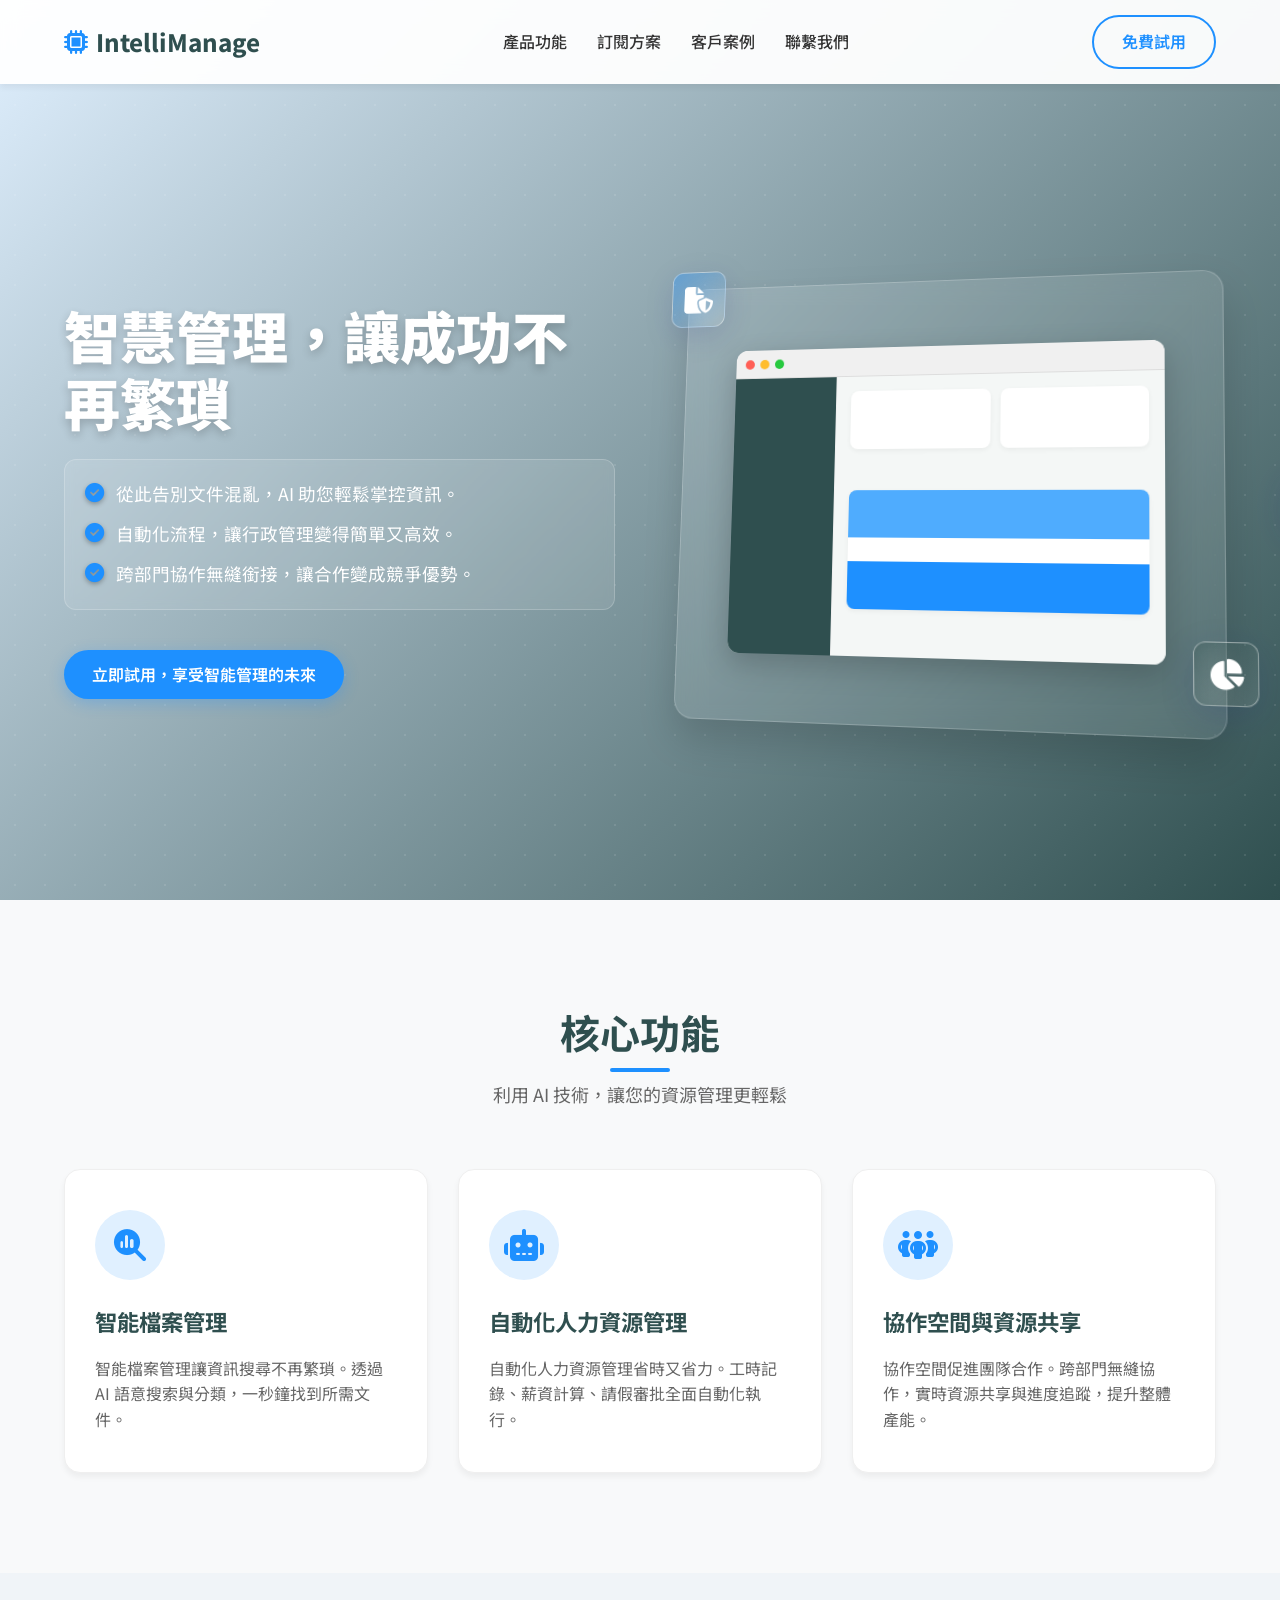
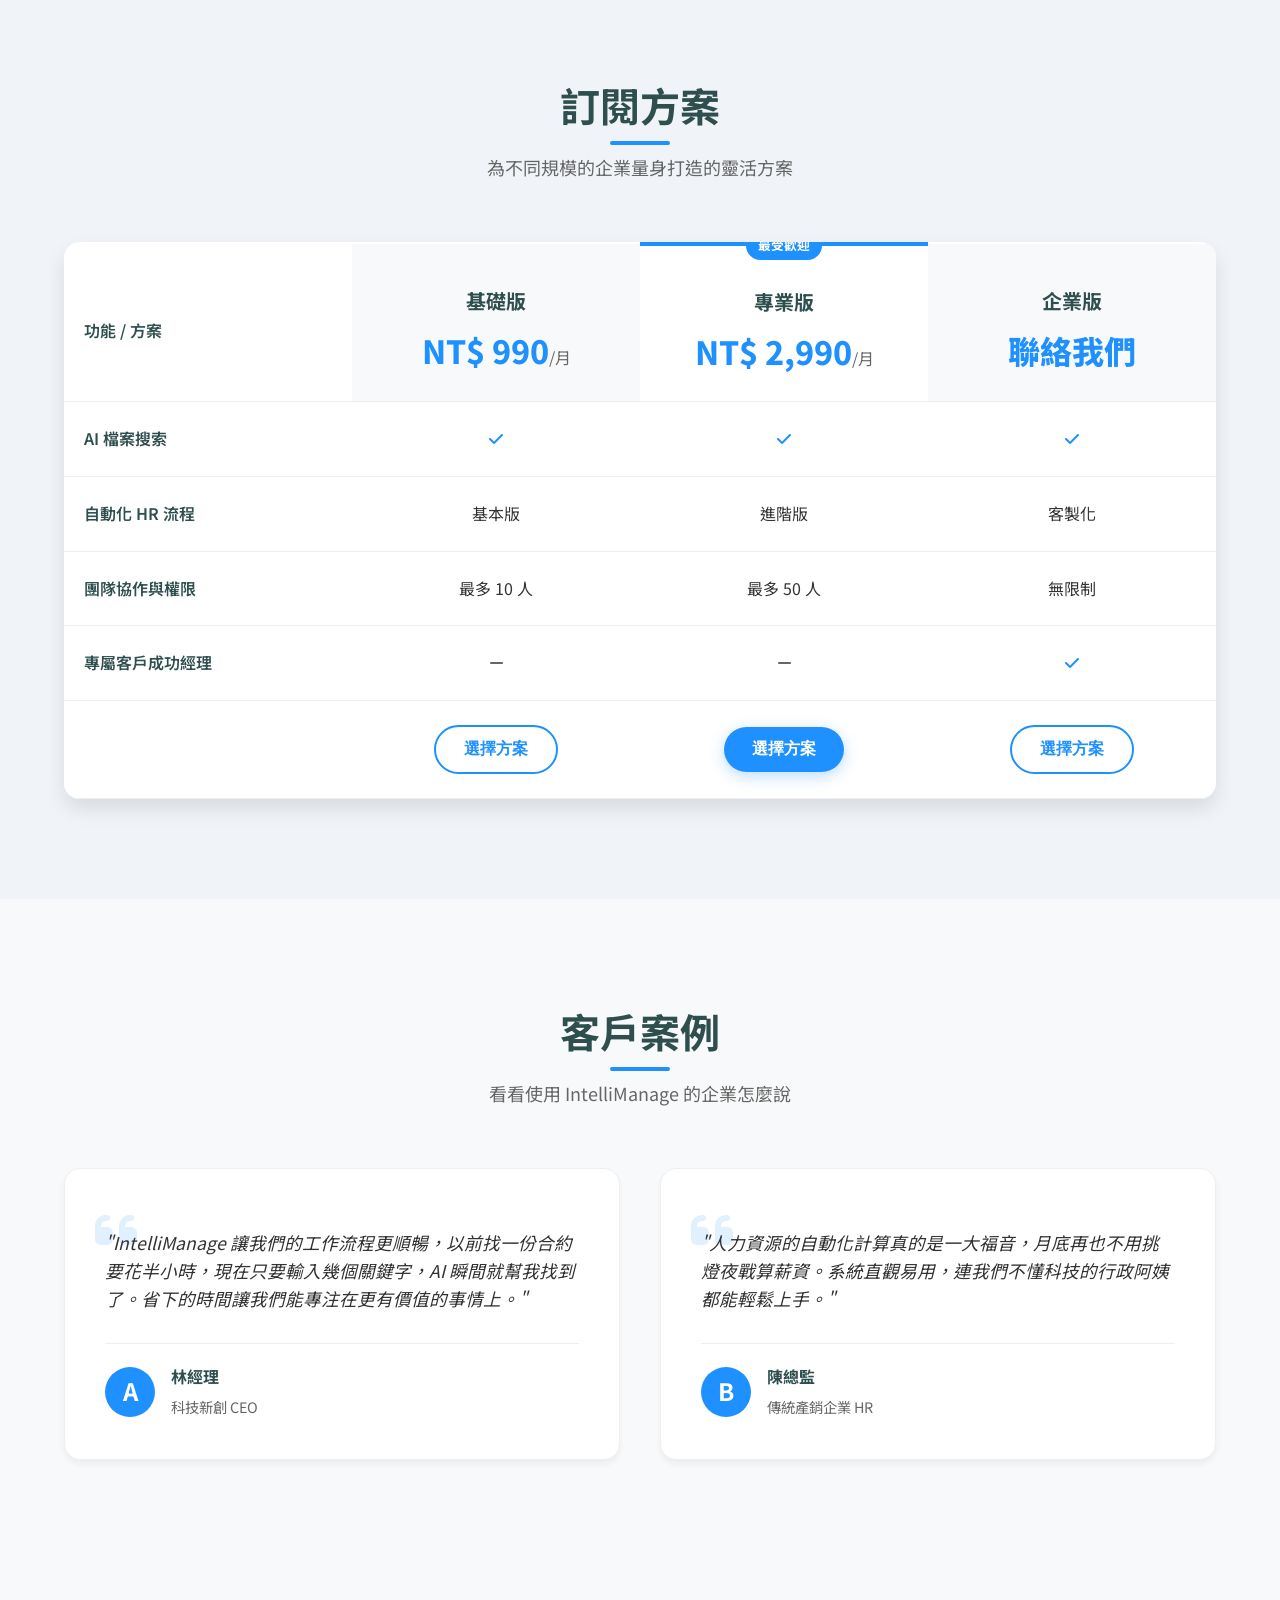
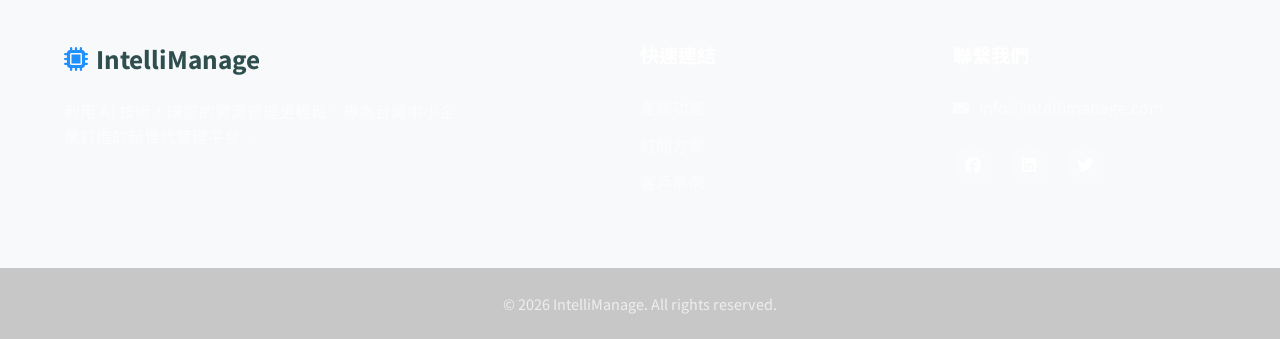
<file: intellimanage-website/index.html>
<!DOCTYPE html>
<html lang="zh-TW">
<head>
    <meta charset="UTF-8">
    <meta name="viewport" content="width=device-width, initial-scale=1.0">
    <title>IntelliManage | 智慧管理，讓成功不再繁瑣</title>
    <!-- SEO Meta Tags -->
    <meta name="description" content="IntelliManage 提供自動化人力資源管理、智能檔案管理以及協作空間。利用 AI 技術，讓您的資源管理更輕鬆。">
    <meta name="keywords" content="IntelliManage, 智慧管理, HR 自動化, 檔案管理 AI, 團隊協作平台">
    
    <link href="https://fonts.googleapis.com/css2?family=Noto+Sans+TC:wght@400;500;700;900&display=swap" rel="stylesheet">
    <link rel="stylesheet" href="https://cdnjs.cloudflare.com/ajax/libs/font-awesome/6.4.0/css/all.min.css">
    <link rel="stylesheet" href="styles.css">
</head>
<body>
    <!-- Navigation -->
    <header class="navbar" id="navbar">
        <div class="container nav-container">
            <a href="#" class="logo">
                <i class="fa-solid fa-microchip"></i> IntelliManage
            </a>
            <nav class="nav-links">
                <a href="#features" id="nav-features">產品功能</a>
                <a href="#pricing" id="nav-pricing">訂閱方案</a>
                <a href="#testimonials" id="nav-testimonials">客戶案例</a>
                <a href="#contact" id="nav-contact">聯繫我們</a>
            </nav>
            <a href="#pricing" class="btn btn-outline nav-cta" id="nav-cta-btn">免費試用</a>
            
            <div class="mobile-menu-btn" id="mobile-menu-btn">
                <i class="fa-solid fa-bars"></i>
            </div>
        </div>
    </header>

    <!-- Hero Section -->
    <section class="hero" id="hero">
        <div class="hero-bg"></div>
        <div class="container hero-content">
            <div class="hero-text">
                <h1 class="hero-title">智慧管理，讓成功不再繁瑣</h1>
                <div class="hero-subtitle">
                    <p><i class="fa-solid fa-check-circle text-primary"></i> 從此告別文件混亂，AI 助您輕鬆掌控資訊。</p>
                    <p><i class="fa-solid fa-check-circle text-primary"></i> 自動化流程，讓行政管理變得簡單又高效。</p>
                    <p><i class="fa-solid fa-check-circle text-primary"></i> 跨部門協作無縫銜接，讓合作變成競爭優勢。</p>
                </div>
                <a href="#pricing" class="btn btn-primary hero-cta" id="hero-cta-btn">立即試用，享受智能管理的未來</a>
            </div>
            <div class="hero-visual">
                <div class="glass-panel">
                    <div class="dashboard-mockup">
                        <div class="mockup-header">
                            <span class="dot red"></span>
                            <span class="dot yellow"></span>
                            <span class="dot green"></span>
                        </div>
                        <div class="mockup-body">
                            <div class="mockup-sidebar"></div>
                            <div class="mockup-content">
                                <div class="mockup-card"></div>
                                <div class="mockup-card"></div>
                                <div class="mockup-chart"></div>
                            </div>
                        </div>
                    </div>
                    <!-- Floating Icons -->
                    <div class="floating-icon icon-1"><i class="fa-solid fa-file-shield"></i></div>
                    <div class="floating-icon icon-2"><i class="fa-solid fa-chart-pie"></i></div>
                    <div class="floating-icon icon-3"><i class="fa-solid fa-users-gear"></i></div>
                </div>
            </div>
        </div>
    </section>

    <!-- Features Section -->
    <section id="features" class="features section">
        <div class="container">
            <div class="section-header">
                <h2>核心功能</h2>
                <p>利用 AI 技術，讓您的資源管理更輕鬆</p>
            </div>
            <div class="features-grid">
                <div class="feature-card" id="feature-card-1">
                    <div class="feature-icon-wrapper">
                        <i class="fa-solid fa-magnifying-glass-chart feature-icon"></i>
                    </div>
                    <h3>智能檔案管理</h3>
                    <p class="feature-desc">智能檔案管理讓資訊搜尋不再繁瑣。透過 AI 語意搜索與分類，一秒鐘找到所需文件。</p>
                </div>
                <div class="feature-card" id="feature-card-2">
                    <div class="feature-icon-wrapper">
                        <i class="fa-solid fa-robot feature-icon"></i>
                    </div>
                    <h3>自動化人力資源管理</h3>
                    <p class="feature-desc">自動化人力資源管理省時又省力。工時記錄、薪資計算、請假審批全面自動化執行。</p>
                </div>
                <div class="feature-card" id="feature-card-3">
                    <div class="feature-icon-wrapper">
                        <i class="fa-solid fa-people-group feature-icon"></i>
                    </div>
                    <h3>協作空間與資源共享</h3>
                    <p class="feature-desc">協作空間促進團隊合作。跨部門無縫協作，實時資源共享與進度追蹤，提升整體產能。</p>
                </div>
            </div>
        </div>
    </section>

    <!-- Pricing Section -->
    <section id="pricing" class="pricing section bg-light">
        <div class="container">
            <div class="section-header">
                <h2>訂閱方案</h2>
                <p>為不同規模的企業量身打造的靈活方案</p>
            </div>
            
            <div class="pricing-table-container">
                <table class="pricing-table" id="pricing-table">
                    <thead>
                        <tr>
                            <th>功能 / 方案</th>
                            <th class="plan-header">
                                <div class="plan-name">基礎版</div>
                                <div class="plan-price">NT$ 990<span>/月</span></div>
                            </th>
                            <th class="plan-header highlight">
                                <div class="popular-badge">最受歡迎</div>
                                <div class="plan-name">專業版</div>
                                <div class="plan-price">NT$ 2,990<span>/月</span></div>
                            </th>
                            <th class="plan-header">
                                <div class="plan-name">企業版</div>
                                <div class="plan-price">聯絡我們</div>
                            </th>
                        </tr>
                    </thead>
                    <tbody>
                        <tr>
                            <td>AI 檔案搜索</td>
                            <td><i class="fa-solid fa-check text-primary"></i></td>
                            <td><i class="fa-solid fa-check text-primary"></i></td>
                            <td><i class="fa-solid fa-check text-primary"></i></td>
                        </tr>
                        <tr>
                            <td>自動化 HR 流程</td>
                            <td>基本版</td>
                            <td>進階版</td>
                            <td>客製化</td>
                        </tr>
                        <tr>
                            <td>團隊協作與權限</td>
                            <td>最多 10 人</td>
                            <td>最多 50 人</td>
                            <td>無限制</td>
                        </tr>
                        <tr>
                            <td>專屬客戶成功經理</td>
                            <td><i class="fa-solid fa-minus text-muted"></i></td>
                            <td><i class="fa-solid fa-minus text-muted"></i></td>
                            <td><i class="fa-solid fa-check text-primary"></i></td>
                        </tr>
                    </tbody>
                    <tfoot>
                        <tr>
                            <td></td>
                            <td><button class="btn btn-outline plan-btn" data-plan="基礎版" id="btn-plan-basic">選擇方案</button></td>
                            <td><button class="btn btn-primary plan-btn" data-plan="專業版" id="btn-plan-pro">選擇方案</button></td>
                            <td><button class="btn btn-outline plan-btn" data-plan="企業版" id="btn-plan-enterprise">選擇方案</button></td>
                        </tr>
                    </tfoot>
                </table>
            </div>
        </div>
    </section>

    <!-- Testimonials Section -->
    <section id="testimonials" class="testimonials section">
        <div class="container">
            <div class="section-header">
                <h2>客戶案例</h2>
                <p>看看使用 IntelliManage 的企業怎麼說</p>
            </div>
            <div class="testimonial-grid">
                <div class="testimonial-card" id="test-1">
                    <div class="quote-icon"><i class="fa-solid fa-quote-left"></i></div>
                    <p class="testimonial-text">"IntelliManage 讓我們的工作流程更順暢，以前找一份合約要花半小時，現在只要輸入幾個關鍵字，AI 瞬間就幫我找到了。省下的時間讓我們能專注在更有價值的事情上。"</p>
                    <div class="testimonial-author">
                        <div class="author-avatar">A</div>
                        <div class="author-info">
                            <h4>林經理</h4>
                            <span>科技新創 CEO</span>
                        </div>
                    </div>
                </div>
                <div class="testimonial-card" id="test-2">
                    <div class="quote-icon"><i class="fa-solid fa-quote-left"></i></div>
                    <p class="testimonial-text">"人力資源的自動化計算真的是一大福音，月底再也不用挑燈夜戰算薪資。系統直觀易用，連我們不懂科技的行政阿姨都能輕鬆上手。"</p>
                    <div class="testimonial-author">
                        <div class="author-avatar">B</div>
                        <div class="author-info">
                            <h4>陳總監</h4>
                            <span>傳統產銷企業 HR</span>
                        </div>
                    </div>
                </div>
            </div>
        </div>
    </section>

    <!-- Footer -->
    <footer id="contact" class="footer">
        <div class="container footer-content">
            <div class="footer-brand">
                <a href="#" class="logo text-white">
                    <i class="fa-solid fa-microchip"></i> IntelliManage
                </a>
                <p>利用 AI 技術，讓您的資源管理更輕鬆。專為台灣中小企業打造的新世代管理平台。</p>
            </div>
            <div class="footer-links">
                <h3>快速連結</h3>
                <ul>
                    <li><a href="#features">產品功能</a></li>
                    <li><a href="#pricing">訂閱方案</a></li>
                    <li><a href="#testimonials">客戶案例</a></li>
                </ul>
            </div>
            <div class="footer-contact">
                <h3>聯繫我們</h3>
                <p><i class="fa-solid fa-envelope"></i> info@intellimanage.com</p>
                <div class="social-links">
                    <a href="#" id="social-fb"><i class="fa-brands fa-facebook"></i></a>
                    <a href="#" id="social-li"><i class="fa-brands fa-linkedin"></i></a>
                    <a href="#" id="social-tw"><i class="fa-brands fa-twitter"></i></a>
                </div>
            </div>
        </div>
        <div class="footer-bottom">
            <p>&copy; 2026 IntelliManage. All rights reserved.</p>
        </div>
    </footer>

    <!-- Plan Modal -->
    <div class="modal" id="planModal">
        <div class="modal-content">
            <span class="close-btn" id="modal-close">&times;</span>
            <h2 id="modalTitle">選擇方案</h2>
            <p>您已選擇 <strong id="selectedPlanName" class="text-primary"></strong>。請填寫以下資訊以完成註冊流程，我們的專員將盡快與您聯繫。</p>
            <form class="modal-form" id="plan-form">
                <div class="form-group">
                    <label for="companyName">公司名稱</label>
                    <input type="text" id="companyName" placeholder="請輸入公司名稱" required>
                </div>
                <div class="form-group">
                    <label for="contactEmail">聯絡信箱</label>
                    <input type="email" id="contactEmail" placeholder="example@company.com" required>
                </div>
                <button type="button" class="btn btn-primary btn-block" id="submit-plan">確認送出</button>
            </form>
        </div>
    </div>

    <script src="script.js"></script>
</body>
</html>
</file>
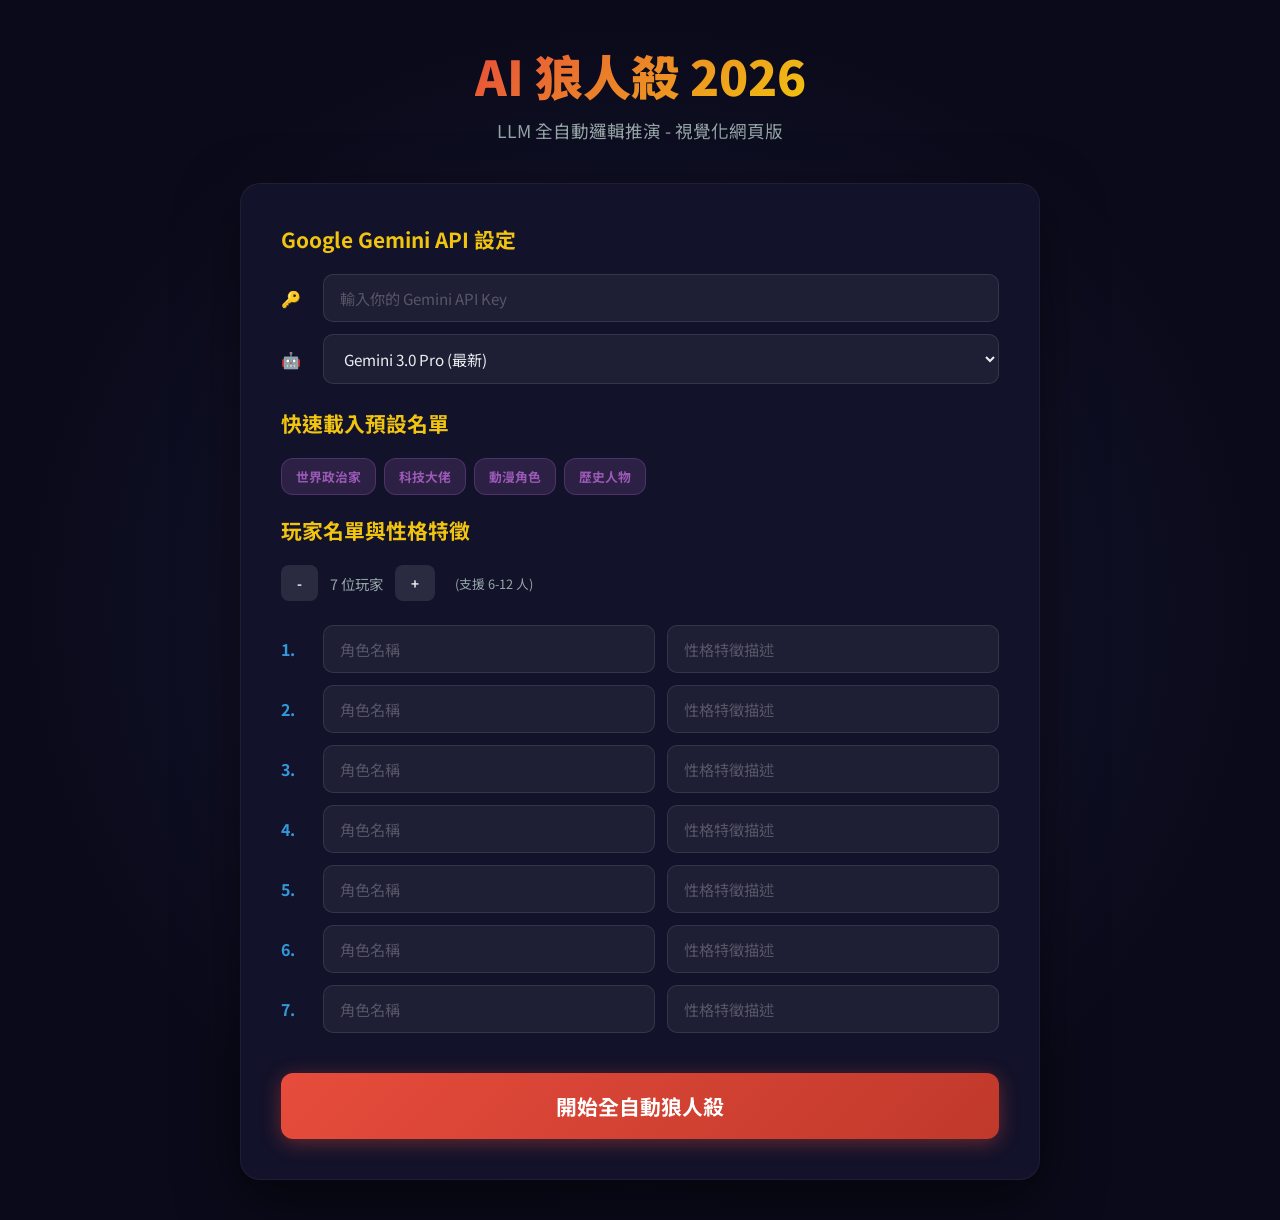
<file: werewolf_web.html>
<!DOCTYPE html>
<html lang="zh-TW">
<head>
<meta charset="UTF-8">
<meta name="viewport" content="width=device-width, initial-scale=1.0">
<title>AI 狼人殺 2026</title>
<style>
  @import url('https://fonts.googleapis.com/css2?family=Noto+Sans+TC:wght@300;400;500;700;900&display=swap');

  :root {
    --bg-dark: #0a0a1a;
    --bg-card: #12122a;
    --bg-card-hover: #1a1a3a;
    --accent-red: #e74c3c;
    --accent-blue: #3498db;
    --accent-gold: #f1c40f;
    --accent-green: #2ecc71;
    --accent-purple: #9b59b6;
    --accent-orange: #e67e22;
    --text-primary: #ecf0f1;
    --text-secondary: #95a5a6;
    --wolf-red: #c0392b;
    --seer-blue: #2980b9;
    --witch-purple: #8e44ad;
    --villager-green: #27ae60;
    --night-bg: #05051a;
    --day-bg: #1a1520;
  }

  * { margin: 0; padding: 0; box-sizing: border-box; }

  body {
    font-family: 'Noto Sans TC', sans-serif;
    background: var(--bg-dark);
    color: var(--text-primary);
    min-height: 100vh;
    overflow-x: hidden;
  }

  /* ===== SETUP SCREEN ===== */
  #setup-screen {
    display: flex;
    flex-direction: column;
    align-items: center;
    justify-content: center;
    min-height: 100vh;
    padding: 40px 20px;
    background: radial-gradient(ellipse at center, #1a1a3a 0%, #0a0a1a 70%);
  }

  .setup-title {
    font-size: 3rem;
    font-weight: 900;
    background: linear-gradient(135deg, var(--accent-red), var(--accent-gold));
    -webkit-background-clip: text;
    -webkit-text-fill-color: transparent;
    margin-bottom: 8px;
    text-align: center;
  }

  .setup-subtitle {
    color: var(--text-secondary);
    font-size: 1.1rem;
    margin-bottom: 40px;
    text-align: center;
  }

  .setup-container {
    width: 100%;
    max-width: 800px;
    background: var(--bg-card);
    border-radius: 20px;
    padding: 40px;
    border: 1px solid rgba(255,255,255,0.05);
    box-shadow: 0 20px 60px rgba(0,0,0,0.5);
  }

  .setup-container h3 {
    font-size: 1.3rem;
    margin-bottom: 20px;
    color: var(--accent-gold);
  }

  .player-inputs {
    display: flex;
    flex-direction: column;
    gap: 12px;
    margin-bottom: 30px;
  }

  .player-row {
    display: flex;
    gap: 12px;
    align-items: center;
  }

  .player-row label {
    min-width: 30px;
    font-weight: 700;
    color: var(--accent-blue);
  }

  .player-row input {
    flex: 1;
    padding: 12px 16px;
    background: rgba(255,255,255,0.05);
    border: 1px solid rgba(255,255,255,0.1);
    border-radius: 10px;
    color: var(--text-primary);
    font-size: 0.95rem;
    font-family: inherit;
    transition: all 0.3s;
  }

  .player-row input:focus {
    outline: none;
    border-color: var(--accent-blue);
    box-shadow: 0 0 15px rgba(52,152,219,0.2);
  }

  .player-row input::placeholder { color: rgba(255,255,255,0.25); }

  .player-count-control {
    display: flex;
    gap: 12px;
    margin-bottom: 24px;
    align-items: center;
  }

  .player-count-control span { color: var(--text-secondary); font-size: 0.9rem; }

  .btn {
    padding: 12px 28px;
    border: none;
    border-radius: 12px;
    font-family: inherit;
    font-size: 1rem;
    font-weight: 700;
    cursor: pointer;
    transition: all 0.3s;
  }

  .btn-small {
    padding: 8px 16px;
    font-size: 0.85rem;
    border-radius: 8px;
  }

  .btn-primary {
    background: linear-gradient(135deg, var(--accent-red), #c0392b);
    color: white;
    box-shadow: 0 4px 20px rgba(231,76,60,0.4);
  }

  .btn-primary:hover {
    transform: translateY(-2px);
    box-shadow: 0 6px 30px rgba(231,76,60,0.6);
  }

  .btn-secondary {
    background: rgba(255,255,255,0.1);
    color: var(--text-primary);
  }

  .btn-secondary:hover { background: rgba(255,255,255,0.15); }

  .btn-start {
    width: 100%;
    padding: 18px;
    font-size: 1.3rem;
    margin-top: 10px;
  }

  .preset-btns {
    display: flex;
    gap: 8px;
    flex-wrap: wrap;
    margin-bottom: 20px;
  }

  .preset-btns .btn {
    font-size: 0.8rem;
    padding: 8px 14px;
    background: rgba(155,89,182,0.2);
    border: 1px solid rgba(155,89,182,0.3);
    color: var(--accent-purple);
  }

  .preset-btns .btn:hover {
    background: rgba(155,89,182,0.3);
  }

  /* ===== GAME SCREEN ===== */
  #game-screen {
    display: none;
    min-height: 100vh;
  }

  .game-header {
    position: sticky;
    top: 0;
    z-index: 100;
    background: rgba(10,10,26,0.95);
    backdrop-filter: blur(20px);
    border-bottom: 1px solid rgba(255,255,255,0.05);
    padding: 12px 24px;
    display: flex;
    align-items: center;
    justify-content: space-between;
  }

  .game-header-left {
    display: flex;
    align-items: center;
    gap: 16px;
  }

  .game-header h1 {
    font-size: 1.2rem;
    background: linear-gradient(135deg, var(--accent-red), var(--accent-gold));
    -webkit-background-clip: text;
    -webkit-text-fill-color: transparent;
  }

  .day-badge {
    padding: 6px 16px;
    border-radius: 20px;
    font-size: 0.85rem;
    font-weight: 700;
  }

  .day-badge.night {
    background: rgba(52,73,94,0.5);
    color: #85c1e9;
    border: 1px solid rgba(133,193,233,0.3);
  }

  .day-badge.day {
    background: rgba(241,196,15,0.15);
    color: var(--accent-gold);
    border: 1px solid rgba(241,196,15,0.3);
  }

  .game-layout {
    display: flex;
    height: calc(100vh - 60px);
  }

  /* Sidebar - Player Status */
  .sidebar {
    width: 280px;
    min-width: 280px;
    background: var(--bg-card);
    border-right: 1px solid rgba(255,255,255,0.05);
    overflow-y: auto;
    padding: 20px 16px;
  }

  .sidebar h3 {
    font-size: 0.85rem;
    text-transform: uppercase;
    letter-spacing: 2px;
    color: var(--text-secondary);
    margin-bottom: 16px;
  }

  .player-card {
    display: flex;
    align-items: center;
    gap: 12px;
    padding: 12px;
    border-radius: 12px;
    margin-bottom: 8px;
    background: rgba(255,255,255,0.03);
    border: 1px solid rgba(255,255,255,0.05);
    transition: all 0.3s;
    position: relative;
  }

  .player-card.dead {
    opacity: 0.35;
    filter: grayscale(0.8);
  }

  .player-card.dead::after {
    content: '💀';
    position: absolute;
    right: 12px;
    font-size: 1.2rem;
  }

  .player-card.speaking {
    border-color: var(--accent-gold);
    box-shadow: 0 0 20px rgba(241,196,15,0.15);
    background: rgba(241,196,15,0.05);
  }

  .player-avatar {
    width: 44px;
    height: 44px;
    border-radius: 50%;
    display: flex;
    align-items: center;
    justify-content: center;
    font-size: 1.4rem;
    flex-shrink: 0;
  }

  .player-info { flex: 1; min-width: 0; }

  .player-name {
    font-weight: 700;
    font-size: 0.9rem;
    white-space: nowrap;
    overflow: hidden;
    text-overflow: ellipsis;
  }

  .player-trait {
    font-size: 0.75rem;
    color: var(--text-secondary);
    white-space: nowrap;
    overflow: hidden;
    text-overflow: ellipsis;
  }

  .player-role-badge {
    font-size: 0.65rem;
    padding: 2px 8px;
    border-radius: 10px;
    font-weight: 700;
    display: none;
  }

  .show-roles .player-role-badge { display: inline-block; }

  .role-wolf { background: rgba(192,57,43,0.2); color: var(--wolf-red); border: 1px solid rgba(192,57,43,0.3); }
  .role-seer { background: rgba(41,128,185,0.2); color: var(--seer-blue); border: 1px solid rgba(41,128,185,0.3); }
  .role-witch { background: rgba(142,68,173,0.2); color: var(--witch-purple); border: 1px solid rgba(142,68,173,0.3); }
  .role-villager { background: rgba(39,174,96,0.2); color: var(--villager-green); border: 1px solid rgba(39,174,96,0.3); }

  .sidebar-section { margin-top: 24px; }

  .god-log-toggle {
    display: flex;
    align-items: center;
    gap: 8px;
    margin-top: 16px;
    cursor: pointer;
    color: var(--accent-gold);
    font-size: 0.85rem;
  }

  .toggle-switch {
    width: 40px;
    height: 22px;
    background: rgba(255,255,255,0.1);
    border-radius: 11px;
    position: relative;
    transition: all 0.3s;
    cursor: pointer;
  }

  .toggle-switch.active { background: var(--accent-gold); }

  .toggle-switch::after {
    content: '';
    width: 18px;
    height: 18px;
    background: white;
    border-radius: 50%;
    position: absolute;
    top: 2px;
    left: 2px;
    transition: all 0.3s;
  }

  .toggle-switch.active::after { left: 20px; }

  /* Main Content Area */
  .main-area {
    flex: 1;
    overflow-y: auto;
    padding: 24px 32px;
    scroll-behavior: smooth;
  }

  /* Phase Banners */
  .phase-banner {
    text-align: center;
    padding: 40px 20px;
    margin: 20px 0;
    border-radius: 16px;
    position: relative;
    overflow: hidden;
  }

  .phase-banner.night {
    background: linear-gradient(135deg, #0c0c2a, #1a1040);
    border: 1px solid rgba(133,193,233,0.15);
  }

  .phase-banner.day {
    background: linear-gradient(135deg, #2a1a0c, #40301a);
    border: 1px solid rgba(241,196,15,0.15);
  }

  .phase-banner h2 {
    font-size: 2rem;
    margin-bottom: 8px;
  }

  .phase-banner p {
    color: var(--text-secondary);
    font-size: 0.95rem;
  }

  /* God Log (Night Actions) */
  .god-log {
    background: rgba(241,196,15,0.05);
    border: 1px solid rgba(241,196,15,0.15);
    border-radius: 12px;
    padding: 20px;
    margin: 16px 0;
  }

  .god-log h4 {
    color: var(--accent-gold);
    margin-bottom: 12px;
    font-size: 0.9rem;
  }

  .god-log-entry {
    display: flex;
    align-items: flex-start;
    gap: 10px;
    padding: 8px 0;
    font-size: 0.9rem;
    border-bottom: 1px solid rgba(255,255,255,0.03);
  }

  .god-log-entry:last-child { border-bottom: none; }

  .god-log-icon { font-size: 1.1rem; flex-shrink: 0; }

  /* Death Announcement */
  .death-announcement {
    text-align: center;
    padding: 24px;
    margin: 16px 0;
    background: rgba(231,76,60,0.08);
    border: 1px solid rgba(231,76,60,0.2);
    border-radius: 12px;
  }

  .death-announcement .death-name {
    font-size: 1.5rem;
    font-weight: 900;
    color: var(--accent-red);
    margin: 8px 0;
  }

  .safe-announcement {
    text-align: center;
    padding: 24px;
    margin: 16px 0;
    background: rgba(46,204,113,0.08);
    border: 1px solid rgba(46,204,113,0.2);
    border-radius: 12px;
    color: var(--accent-green);
  }

  /* Chat Bubbles */
  .chat-section {
    margin: 20px 0;
  }

  .chat-section h3 {
    font-size: 1rem;
    color: var(--text-secondary);
    margin-bottom: 16px;
    display: flex;
    align-items: center;
    gap: 8px;
  }

  .chat-bubble {
    display: flex;
    gap: 14px;
    margin-bottom: 20px;
    animation: fadeSlideIn 0.5s ease-out both;
    opacity: 0;
  }

  @keyframes fadeSlideIn {
    from { opacity: 0; transform: translateY(20px); }
    to { opacity: 1; transform: translateY(0); }
  }

  .chat-avatar {
    width: 48px;
    height: 48px;
    border-radius: 50%;
    display: flex;
    align-items: center;
    justify-content: center;
    font-size: 1.5rem;
    flex-shrink: 0;
    border: 2px solid rgba(255,255,255,0.1);
  }

  .chat-body { flex: 1; min-width: 0; }

  .chat-name {
    font-weight: 700;
    font-size: 0.9rem;
    margin-bottom: 6px;
  }

  .chat-text {
    background: var(--bg-card);
    padding: 14px 18px;
    border-radius: 4px 16px 16px 16px;
    line-height: 1.7;
    font-size: 0.95rem;
    border: 1px solid rgba(255,255,255,0.05);
    position: relative;
  }

  .chat-text.wolf-speech { border-left: 3px solid var(--wolf-red); }
  .chat-text.seer-speech { border-left: 3px solid var(--seer-blue); }
  .chat-text.witch-speech { border-left: 3px solid var(--witch-purple); }
  .chat-text.villager-speech { border-left: 3px solid var(--villager-green); }

  /* Vote Section */
  .vote-section {
    margin: 24px 0;
    padding: 24px;
    background: var(--bg-card);
    border-radius: 16px;
    border: 1px solid rgba(255,255,255,0.05);
  }

  .vote-section h3 {
    text-align: center;
    margin-bottom: 20px;
    font-size: 1.2rem;
  }

  .vote-grid {
    display: flex;
    flex-direction: column;
    gap: 8px;
    margin-bottom: 20px;
  }

  .vote-row {
    display: flex;
    align-items: center;
    gap: 12px;
    padding: 10px 16px;
    background: rgba(255,255,255,0.03);
    border-radius: 10px;
    animation: fadeSlideIn 0.3s ease-out both;
    opacity: 0;
    flex-wrap: wrap;
  }

  .vote-arrow {
    color: var(--accent-red);
    font-size: 1.2rem;
  }

  .vote-result {
    text-align: center;
    padding: 20px;
    border-radius: 12px;
    font-size: 1.1rem;
    font-weight: 700;
  }

  .vote-result.eliminated {
    background: rgba(231,76,60,0.15);
    border: 1px solid rgba(231,76,60,0.3);
    color: var(--accent-red);
  }

  .vote-result.safe {
    background: rgba(46,204,113,0.15);
    border: 1px solid rgba(46,204,113,0.3);
    color: var(--accent-green);
  }

  /* Last Words */
  .last-words {
    margin: 16px 0;
    padding: 20px;
    background: rgba(231,76,60,0.05);
    border: 1px dashed rgba(231,76,60,0.3);
    border-radius: 12px;
    text-align: center;
  }

  .last-words .lw-title {
    color: var(--accent-red);
    font-weight: 700;
    margin-bottom: 8px;
  }

  .last-words .lw-text {
    font-style: italic;
    color: var(--text-secondary);
    line-height: 1.6;
  }

  /* Game Over */
  .game-over {
    text-align: center;
    padding: 60px 20px;
    margin: 40px 0;
  }

  .game-over h2 {
    font-size: 2.5rem;
    margin-bottom: 16px;
  }

  .game-over.good-win h2 {
    background: linear-gradient(135deg, var(--accent-green), var(--accent-blue));
    -webkit-background-clip: text;
    -webkit-text-fill-color: transparent;
  }

  .game-over.wolf-win h2 {
    background: linear-gradient(135deg, var(--accent-red), var(--accent-orange));
    -webkit-background-clip: text;
    -webkit-text-fill-color: transparent;
  }

  .game-over p { color: var(--text-secondary); font-size: 1.1rem; }

  .role-reveal {
    display: flex;
    flex-wrap: wrap;
    gap: 16px;
    justify-content: center;
    margin-top: 30px;
  }

  .reveal-card {
    padding: 16px 24px;
    border-radius: 12px;
    background: var(--bg-card);
    border: 1px solid rgba(255,255,255,0.1);
    text-align: center;
    min-width: 140px;
  }

  .reveal-card .reveal-emoji { font-size: 2rem; margin-bottom: 8px; }
  .reveal-card .reveal-name { font-weight: 700; margin-bottom: 4px; }
  .reveal-card .reveal-role { font-size: 0.85rem; }

  /* Speed control */
  .speed-control {
    display: flex;
    align-items: center;
    gap: 8px;
  }

  .speed-control label { font-size: 0.8rem; color: var(--text-secondary); }

  .speed-control select {
    background: rgba(255,255,255,0.1);
    border: 1px solid rgba(255,255,255,0.15);
    color: var(--text-primary);
    padding: 4px 8px;
    border-radius: 6px;
    font-family: inherit;
    font-size: 0.8rem;
  }

  /* Continue Button */
  .continue-area {
    text-align: center;
    margin: 30px 0;
  }

  /* Stars background */
  .stars {
    position: fixed;
    top: 0; left: 0; right: 0; bottom: 0;
    pointer-events: none;
    z-index: -1;
  }

  .star {
    position: absolute;
    width: 2px;
    height: 2px;
    background: white;
    border-radius: 50%;
    animation: twinkle 3s infinite alternate;
  }

  @keyframes twinkle {
    0% { opacity: 0.2; }
    100% { opacity: 0.8; }
  }

  /* Scrollbar */
  ::-webkit-scrollbar { width: 6px; }
  ::-webkit-scrollbar-track { background: transparent; }
  ::-webkit-scrollbar-thumb { background: rgba(255,255,255,0.1); border-radius: 3px; }
  ::-webkit-scrollbar-thumb:hover { background: rgba(255,255,255,0.2); }

  /* Responsive */
  @media (max-width: 768px) {
    .sidebar { display: none; }
    .setup-container { padding: 24px; }
    .setup-title { font-size: 2rem; }
    .main-area { padding: 16px; }
  }

  .typing-indicator {
    display: inline-flex;
    gap: 4px;
    padding: 8px 16px;
  }
  .typing-indicator span {
    width: 8px; height: 8px;
    background: var(--text-secondary);
    border-radius: 50%;
    animation: typing 1.2s infinite;
  }
  .typing-indicator span:nth-child(2) { animation-delay: 0.2s; }
  .typing-indicator span:nth-child(3) { animation-delay: 0.4s; }
  @keyframes typing {
    0%, 60%, 100% { transform: translateY(0); opacity: 0.3; }
    30% { transform: translateY(-6px); opacity: 1; }
  }
</style>
</head>
<body>

<div class="stars" id="stars"></div>

<!-- ===== SETUP SCREEN ===== -->
<div id="setup-screen">
  <div class="setup-title">AI 狼人殺 2026</div>
  <div class="setup-subtitle">LLM 全自動邏輯推演 - 視覺化網頁版</div>

  <div class="setup-container">
    <h3>Google Gemini API 設定</h3>
    <div class="player-row" style="margin-bottom:12px">
      <label>🔑</label>
      <input type="password" id="api-key-input" placeholder="輸入你的 Gemini API Key" style="flex:1" />
    </div>
    <div class="player-row" style="margin-bottom:24px">
      <label>🤖</label>
      <select id="model-select" style="flex:1;padding:12px 16px;background:rgba(255,255,255,0.05);border:1px solid rgba(255,255,255,0.1);border-radius:10px;color:var(--text-primary);font-size:0.95rem;font-family:inherit;">
        <option value="gemini-3.0-pro-preview">Gemini 3.0 Pro (最新)</option>
        <option value="gemini-2.5-pro-preview-06-05">Gemini 2.5 Pro</option>
        <option value="gemini-2.5-flash-preview-05-20">Gemini 2.5 Flash (快速)</option>
        <option value="gemini-2.0-flash">Gemini 2.0 Flash</option>
      </select>
    </div>

    <h3>快速載入預設名單</h3>
    <div class="preset-btns">
      <button class="btn" onclick="loadPreset('politicians')">世界政治家</button>
      <button class="btn" onclick="loadPreset('tech')">科技大佬</button>
      <button class="btn" onclick="loadPreset('anime')">動漫角色</button>
      <button class="btn" onclick="loadPreset('history')">歷史人物</button>
    </div>

    <h3>玩家名單與性格特徵</h3>
    <div class="player-count-control">
      <button class="btn btn-secondary btn-small" onclick="changePlayerCount(-1)">-</button>
      <span id="player-count-label">7 位玩家</span>
      <button class="btn btn-secondary btn-small" onclick="changePlayerCount(1)">+</button>
      <span style="margin-left:8px; font-size:0.8rem; color:var(--text-secondary)">(支援 6-12 人)</span>
    </div>

    <div class="player-inputs" id="player-inputs"></div>

    <button class="btn btn-primary btn-start" onclick="startGame()">
      開始全自動狼人殺
    </button>
  </div>
</div>

<!-- ===== GAME SCREEN ===== -->
<div id="game-screen">
  <div class="game-header">
    <div class="game-header-left">
      <h1>AI 狼人殺</h1>
      <div class="day-badge night" id="phase-badge">第 1 天 - 夜晚</div>
    </div>
    <div class="speed-control">
      <label>播放速度：</label>
      <select id="speed-select" onchange="updateSpeed()">
        <option value="2000">慢速</option>
        <option value="1000" selected>正常</option>
        <option value="400">快速</option>
        <option value="100">極速</option>
      </select>
    </div>
  </div>

  <div class="game-layout">
    <div class="sidebar" id="sidebar">
      <h3>存活玩家</h3>
      <div id="player-list"></div>

      <div class="sidebar-section">
        <h3>上帝視角</h3>
        <div class="god-log-toggle" onclick="toggleRoles()">
          <div class="toggle-switch" id="role-toggle"></div>
          <span>顯示隱藏身份</span>
        </div>
      </div>
    </div>

    <div class="main-area" id="main-area">
      <!-- Game content rendered here -->
    </div>
  </div>
</div>

<script>
// ==============================
// GAME DATA & CONFIG
// ==============================
let playerCount = 7;
let gameSpeed = 1000;
let apiKey = '';
let players = [];
let roleMap = {};
let alivePlayers = [];
let deadPlayers = [];
let currentDay = 0;
let showRoles = false;
let witchHealUsed = false;
let witchPoisonUsed = false;
let seerChecked = {};
let gameRunning = false;
let chatHistory = []; // Tracks all public speeches for LLM context
let nightDeathLog = []; // Tracks all deaths with day info

const ROLE_CONFIG = {
  6:  { wolves: 2, seer: 1, witch: 1, villager: 2 },
  7:  { wolves: 2, seer: 1, witch: 1, villager: 3 },
  8:  { wolves: 2, seer: 1, witch: 1, villager: 4 },
  9:  { wolves: 3, seer: 1, witch: 1, villager: 4 },
  10: { wolves: 3, seer: 1, witch: 1, villager: 5 },
  11: { wolves: 3, seer: 1, witch: 1, villager: 6 },
  12: { wolves: 4, seer: 1, witch: 1, villager: 6 },
};

const ROLE_EMOJI = { '狼人': '🐺', '預言家': '🔮', '女巫': '🧪', '平民': '🧑‍🌾' };
const ROLE_COLOR = { '狼人': 'var(--wolf-red)', '預言家': 'var(--seer-blue)', '女巫': 'var(--witch-purple)', '平民': 'var(--villager-green)' };
const ROLE_CLASS = { '狼人': 'wolf', '預言家': 'seer', '女巫': 'witch', '平民': 'villager' };

const AVATARS = ['😎','🤠','🧐','🤓','😏','🥸','🤩','😼','🦊','👻','🤖','🎭'];
const AVATAR_BGS = [
  'linear-gradient(135deg, #e74c3c, #c0392b)',
  'linear-gradient(135deg, #3498db, #2980b9)',
  'linear-gradient(135deg, #9b59b6, #8e44ad)',
  'linear-gradient(135deg, #2ecc71, #27ae60)',
  'linear-gradient(135deg, #e67e22, #d35400)',
  'linear-gradient(135deg, #1abc9c, #16a085)',
  'linear-gradient(135deg, #f39c12, #f1c40f)',
  'linear-gradient(135deg, #e84393, #d63031)',
  'linear-gradient(135deg, #00cec9, #0984e3)',
  'linear-gradient(135deg, #fd79a8, #e17055)',
  'linear-gradient(135deg, #a29bfe, #6c5ce7)',
  'linear-gradient(135deg, #55efc4, #00b894)',
];

const PRESETS = {
  politicians: [
    { name: '川普', trait: '狂妄自大、愛甩鍋、口頭禪「tremendous」' },
    { name: '習近平', trait: '沉穩老練、暗藏城府、講話引經據典' },
    { name: '澤倫斯基', trait: '堅韌不拔、演員出身、善於煽動情緒' },
    { name: '馬克宏', trait: '優雅自信、有時傲慢、愛用法式比喻' },
    { name: '普丁', trait: '冷酷無情、極度理性、很少笑' },
    { name: '梅克爾', trait: '冷靜沉著、邏輯嚴密、不輕易表態' },
    { name: '蔡英文', trait: '溫和堅定、謹言慎行、善打太極' },
  ],
  tech: [
    { name: '馬斯克', trait: '瘋狂冒險、語出驚人、愛用科學術語' },
    { name: '黃仁勳', trait: '穿皮衣的AI教父、熱情洋溢、愛講GPU' },
    { name: '貝佐斯', trait: '精明計算、笑聲魔性、數據驅動' },
    { name: '祖克柏', trait: '機器人般冷靜、偶爾社交障礙' },
    { name: '庫克', trait: '低調內斂、注重隱私、蘋果式委婉' },
    { name: '比爾蓋茲', trait: '書呆子氣質、樂觀主義、愛引用數據' },
    { name: '山姆奧特曼', trait: 'AI傳教士、深思熟慮、有時神祕' },
  ],
  anime: [
    { name: '魯夫', trait: '單純直率、極度信任夥伴、一根筋' },
    { name: '柯南', trait: '超強推理能力、冷靜分析、愛說真相只有一個' },
    { name: 'L', trait: '怪異天才、喜歡吃甜食、打字姿勢很特別' },
    { name: '夜神月', trait: '天才計劃者、極度自信、擅長操縱人心' },
    { name: '鳴人', trait: '熱血笨蛋、永不放棄、口頭禪だってばよ' },
    { name: '殺生丸', trait: '冷漠高傲、少言寡語、蔑視一切' },
    { name: '炭治郎', trait: '善良正直、嗅覺敏銳、愛說「加油」' },
  ],
  history: [
    { name: '諸葛亮', trait: '運籌帷幄、三步一計、羽扇綸巾' },
    { name: '曹操', trait: '疑心病重、寧我負人、雄才大略' },
    { name: '拿破崙', trait: '矮個子大野心、軍事天才、自戀' },
    { name: '克麗奧佩脫拉', trait: '魅惑眾生、政治手腕高超' },
    { name: '孫子', trait: '兵法大師、知己知彼、惜字如金' },
    { name: '織田信長', trait: '破天荒、殘暴果斷、不信鬼神' },
    { name: '武則天', trait: '鐵腕手段、心思縝密、笑裡藏刀' },
  ]
};

// ==============================
// GEMINI API
// ==============================
let GEMINI_MODEL = 'gemini-3.0-pro-preview';

async function callGemini(prompt, maxTokens = 300) {
  const url = `https://generativelanguage.googleapis.com/v1beta/models/${GEMINI_MODEL}:generateContent?key=${apiKey}`;
  try {
    const res = await fetch(url, {
      method: 'POST',
      headers: { 'Content-Type': 'application/json' },
      body: JSON.stringify({
        contents: [{ parts: [{ text: prompt }] }],
        generationConfig: {
          temperature: 0.9,
          maxOutputTokens: maxTokens,
        }
      })
    });

    if (!res.ok) {
      const err = await res.text();
      console.error('Gemini API error:', err);
      // Show first API error to user
      if (!window._apiErrorShown) {
        window._apiErrorShown = true;
        const errObj = JSON.parse(err).error;
        alert(`Gemini API 錯誤 (${errObj.code}): ${errObj.message}\n\n請檢查 API Key 是否正確，或切換其他模型試試。`);
      }
      return null;
    }

    const data = await res.json();
    const text = data?.candidates?.[0]?.content?.parts?.[0]?.text;
    return text ? text.trim() : null;
  } catch (e) {
    console.error('Gemini API fetch error:', e);
    return null;
  }
}

// Build game context string for LLM — full history grouped by day
function buildGameContext() {
  const aliveInfo = alivePlayers.map(n => {
    const p = getPlayer(n);
    return `${n}（${p.trait}）`;
  }).join('\n  ');
  const deadInfo = deadPlayers.length > 0
    ? deadPlayers.map(n => `${n}（${getPlayer(n).trait}）── 第${getPlayer(n).diedDay || '?'}天死亡`).join('\n  ')
    : '無';

  // Group chat history by day
  let chatLog = '';
  if (chatHistory.length > 0) {
    let lastDay = 0;
    for (const c of chatHistory) {
      if (c.day !== lastDay) {
        chatLog += `\n── 第 ${c.day} 天白天 ──\n`;
        lastDay = c.day;
      }
      chatLog += `  ${c.name}：「${c.text}」\n`;
    }
  }

  // Night death log
  let deathLog = '';
  if (nightDeathLog.length > 0) {
    deathLog = '\n【歷史死亡紀錄】\n' + nightDeathLog.map(d => `  第${d.day}天${d.phase}：${d.name} 死亡`).join('\n');
  }

  return `【遊戲狀態】第 ${currentDay} 天，共 ${playerCount} 人局（${ROLE_CONFIG[playerCount].wolves}狼${ROLE_CONFIG[playerCount].villager}民1預言家1女巫）
【存活玩家】(${alivePlayers.length}人)
  ${aliveInfo}
【已死亡】(${deadPlayers.length}人)
  ${deadInfo}${deathLog}${chatLog ? `\n【完整發言紀錄】${chatLog}` : ''}`;
}

// ==============================
// LLM-POWERED GAME FUNCTIONS
// ==============================
async function llmGenerateSpeech(name, trait, role) {
  const gameCtx = buildGameContext();

  // Build role-specific secret instruction
  let roleInstruction = '';
  if (role === '狼人') {
    const wolfTeammates = alivePlayers.filter(n => n !== name && roleMap[n] === '狼人');
    roleInstruction = `你的隱藏身份是【狼人】。${wolfTeammates.length > 0 ? `你的狼隊友是：${wolfTeammates.join('、')}。` : '你是最後一隻狼。'}你必須隱藏身份，把嫌疑甩到好人身上，保護隊友。絕對不能暴露自己是狼人。`;
  } else if (role === '預言家') {
    const checkedResults = Object.entries(seerChecked).map(([n]) => `${n}(${roleMap[n] === '狼人' ? '狼人' : '好人'})`).join('、');
    roleInstruction = `你的隱藏身份是【預言家】。${checkedResults ? `你已查驗的結果：${checkedResults}。` : '你還沒有查驗結果。'}你要巧妙暗示或公開你的資訊來引導好人陣營。`;
  } else if (role === '女巫') {
    roleInstruction = `你的隱藏身份是【女巫】。解藥${witchHealUsed ? '已用完' : '還有'}，毒藥${witchPoisonUsed ? '已用完' : '還有'}。你要保護自己不被發現，同時幫助好人推理。`;
  } else {
    roleInstruction = `你的隱藏身份是【平民】。你沒有特殊能力，只能靠邏輯推理和觀察來找出狼人。`;
  }

  // Collect today's speeches so far (from players who spoke before this one)
  const todaySpeeches = chatHistory.filter(c => c.day === currentDay).map(c => `${c.name}：「${c.text}」`).join('\n');

  const prompt = `你正在參加一場非常認真的狼人殺遊戲。你必須完全沉浸在角色中進行白天發言。

【你的角色資料】
名字：${name}
性格特徵：${trait}
${roleInstruction}

${gameCtx}
${todaySpeeches ? `\n【今天已發言的內容】\n${todaySpeeches}` : ''}

【發言要求 - 極度重要】
1. 用第一人稱發言，150-250字
2. 必須嚴格模仿「${name}」的真實說話風格、口頭禪、與性格
3. 必須包含具體的邏輯推理鏈條，例如：
   - 分析誰的發言有矛盾或可疑之處
   - 引用之前某人說過的話來佐證你的推理
   - 提出「如果A是狼人，那麼B的行為就說得通」這類假設推演
   - 分析投票結果與死亡順序的邏輯關聯
4. ${role === '狼人' ? '你是狼人，必須構建看似合理的推理來栽贓好人，同時暗中保護狼隊友。要表現得像一個認真推理的好人。' : ''}${role === '預言家' ? '你可以選擇適當時機跳出報查驗結果，或用暗示的方式引導村民。' : ''}${role === '女巫' ? '你可以根據自己的藥劑使用情況暗示一些資訊，但不要直接暴露身份。' : ''}${role === '平民' ? '你要仔細分析每個人的發言找出邏輯漏洞。' : ''}
5. 要點名表態：明確說出你懷疑誰、信任誰、以及為什麼
6. 只輸出角色扮演的發言內容，不要加任何標籤、前綴、括號說明或引號`;

  const result = await callGemini(prompt, 500);
  return result || `...我需要再觀察一下。`;
}

async function llmDecideVoteWithReason(voterName) {
  const role = roleMap[voterName];
  const p = getPlayer(voterName);
  const others = alivePlayers.filter(n => n !== voterName);
  const gameCtx = buildGameContext();

  let roleHint = '';
  if (role === '狼人') {
    const teammates = others.filter(n => roleMap[n] === '狼人');
    roleHint = `你是狼人。${teammates.length > 0 ? `隊友：${teammates.join('、')}，絕對不能投隊友。` : ''}你要投票淘汰對狼人威脅最大的好人，但理由要看起來合理。`;
  } else if (role === '預言家') {
    const knownWolves = others.filter(n => seerChecked[n] && roleMap[n] === '狼人');
    roleHint = `你是預言家。${knownWolves.length > 0 ? `你確認的狼人：${knownWolves.join('、')}，優先投他們。` : '根據發言推理誰最可能是狼人。'}`;
  } else {
    roleHint = `你是${role}。根據白天的發言和邏輯推理，投票給你認為最可能是狼人的人。`;
  }

  const prompt = `你是「${voterName}」（性格：${p.trait}），正在狼人殺的投票環節。

${roleHint}

${gameCtx}

可投票對象：${others.join('、')}

根據今天所有人的發言內容、推理邏輯、以及歷史死亡紀錄，決定你要投誰。
嚴格按照以下格式回覆（兩行）：
理由：（用一句簡短的話說明為什麼投這個人）
投票：（玩家名字）`;

  const result = await callGemini(prompt, 120);

  let target = null;
  let reason = '';

  if (result) {
    // Extract reason
    const reasonMatch = result.match(/理由[：:]\s*(.+)/);
    if (reasonMatch) reason = reasonMatch[1].trim();

    // Extract vote target
    const voteMatch = result.match(/投票[：:]\s*(.+)/);
    const searchText = voteMatch ? voteMatch[1] : result;
    for (const candidate of others) {
      if (searchText.includes(candidate)) { target = candidate; break; }
    }
    // If not found in vote line, search whole response
    if (!target) {
      for (const candidate of others) {
        if (result.includes(candidate)) { target = candidate; break; }
      }
    }
  }

  // Fallback
  if (!target) {
    if (role === '狼人') {
      const goodGuys = others.filter(n => roleMap[n] !== '狼人');
      target = goodGuys[Math.floor(Math.random() * goodGuys.length)] || others[0];
    } else {
      target = others[Math.floor(Math.random() * others.length)];
    }
  }

  return { target, reason };
}

async function llmGenerateLastWords(name, trait, role) {
  const p = getPlayer(name);
  const prompt = `你是「${name}」（性格：${trait}），在狼人殺中被投票處決了。你的真實身份是【${role}】。

請用第一人稱發表遺言，30-80字。
- 要完全符合「${name}」的性格與說話風格
- ${role === '狼人' ? '你可以選擇嘲諷、誤導、或故作無辜' : '你可以選擇控訴冤屈、給出最後線索、或鼓勵同伴'}
- 要有戲劇張力
- 只輸出遺言內容，不要加前綴或引號`;

  const result = await callGemini(prompt, 150);
  return result || `...我無話可說。`;
}

async function llmWolfDecideKill(wolfNames, targets) {
  const gameCtx = buildGameContext();
  const wolfTraits = wolfNames.map(n => `${n}(${getPlayer(n).trait})`).join('、');

  const prompt = `你是狼人殺中的狼人團隊，成員：${wolfTraits}。
現在是夜晚，你們要決定殺誰。

${gameCtx}

可刺殺對象：${targets.join('、')}
各對象的身份你不知道，但根據白天發言推測誰對你們威脅最大。

請只回覆一個玩家名字，不要說任何其他的話。`;

  const result = await callGemini(prompt, 30);
  if (result) {
    for (const t of targets) {
      if (result.includes(t)) return t;
    }
  }
  // Fallback
  return targets[Math.floor(Math.random() * targets.length)];
}

async function llmWitchDecide(witchName, killed, canHeal, canPoison, aliveOthers) {
  // Night 1: witch always saves (standard rule to prevent quick game over)
  if (currentDay === 1 && killed && canHeal) {
    return { action: 'heal' };
  }

  const p = getPlayer(witchName);
  const gameCtx = buildGameContext();

  let options = [];
  if (killed && canHeal) options.push(`HEAL（用解藥救 ${killed}）`);
  if (canPoison) options.push(`POISON:玩家名（用毒藥毒殺某人）`);
  options.push('PASS（什麼都不做）');

  const prompt = `你是「${witchName}」（性格：${p.trait}），在狼人殺中扮演女巫。
現在是第 ${currentDay} 天夜晚。${killed ? `今晚 ${killed} 被狼人殺了。` : '今晚沒有人被殺。'}
解藥：${canHeal ? '還有（全場只能用一次）' : '已用完'}
毒藥：${canPoison ? '還有（全場只能用一次）' : '已用完'}

${gameCtx}

你的選項：${options.join(' / ')}
${canPoison ? `可毒殺對象：${aliveOthers.join('、')}\n請根據白天發言推理誰最可能是狼人，再決定是否用毒。` : ''}

請只回覆以下之一：HEAL、POISON:某玩家名、PASS。不要說其他的話。`;

  const result = await callGemini(prompt, 50);
  if (!result) return { action: 'pass' };

  const upper = result.toUpperCase().trim();
  if (upper.includes('HEAL') && killed && canHeal) return { action: 'heal' };
  if (upper.includes('POISON') && canPoison) {
    for (const t of aliveOthers) {
      if (result.includes(t)) return { action: 'poison', target: t };
    }
  }
  return { action: 'pass' };
}

async function llmSeerDecide(seerName, targets) {
  const p = getPlayer(seerName);
  const gameCtx = buildGameContext();
  const prevChecks = Object.entries(seerChecked).map(([n]) => n).join('、');

  const prompt = `你是「${seerName}」（性格：${p.trait}），在狼人殺中扮演預言家。
現在是夜晚，你要選一個人查驗身份。
${prevChecks ? `你已經查過：${prevChecks}` : '你還沒查過任何人。'}

${gameCtx}

可查驗對象：${targets.join('、')}

請只回覆一個玩家名字，不要說任何其他的話。`;

  const result = await callGemini(prompt, 30);
  if (result) {
    for (const t of targets) {
      if (result.includes(t)) return t;
    }
  }
  return targets[Math.floor(Math.random() * targets.length)];
}

// ==============================
// SETUP SCREEN
// ==============================
function initSetup() {
  renderPlayerInputs();
  generateStars();
}

function renderPlayerInputs() {
  const container = document.getElementById('player-inputs');
  container.innerHTML = '';
  document.getElementById('player-count-label').textContent = `${playerCount} 位玩家`;

  for (let i = 0; i < playerCount; i++) {
    const row = document.createElement('div');
    row.className = 'player-row';
    row.innerHTML = `
      <label>${i + 1}.</label>
      <input type="text" id="name-${i}" placeholder="角色名稱" />
      <input type="text" id="trait-${i}" placeholder="性格特徵描述" />
    `;
    container.appendChild(row);
  }
}

function changePlayerCount(delta) {
  const newCount = playerCount + delta;
  if (newCount >= 6 && newCount <= 12) {
    playerCount = newCount;
    renderPlayerInputs();
  }
}

function loadPreset(key) {
  const preset = PRESETS[key];
  playerCount = preset.length;
  renderPlayerInputs();
  preset.forEach((p, i) => {
    document.getElementById(`name-${i}`).value = p.name;
    document.getElementById(`trait-${i}`).value = p.trait;
  });
}

function generateStars() {
  const container = document.getElementById('stars');
  for (let i = 0; i < 80; i++) {
    const star = document.createElement('div');
    star.className = 'star';
    star.style.left = Math.random() * 100 + '%';
    star.style.top = Math.random() * 100 + '%';
    star.style.animationDelay = Math.random() * 3 + 's';
    star.style.width = star.style.height = (Math.random() * 2 + 1) + 'px';
    container.appendChild(star);
  }
}

// ==============================
// GAME INITIALIZATION
// ==============================
function startGame() {
  apiKey = document.getElementById('api-key-input').value.trim();
  if (!apiKey) {
    alert('請輸入 Gemini API Key！');
    return;
  }
  GEMINI_MODEL = document.getElementById('model-select').value;
  window._apiErrorShown = false;

  players = [];
  for (let i = 0; i < playerCount; i++) {
    const name = document.getElementById(`name-${i}`).value.trim() || `玩家${i + 1}`;
    const trait = document.getElementById(`trait-${i}`).value.trim() || '神祕莫測';
    players.push({ name, trait, avatar: AVATARS[i], avatarBg: AVATAR_BGS[i], alive: true });
  }

  // Assign roles
  const config = ROLE_CONFIG[playerCount];
  let roles = [];
  for (let i = 0; i < config.wolves; i++) roles.push('狼人');
  roles.push('預言家');
  roles.push('女巫');
  for (let i = 0; i < config.villager; i++) roles.push('平民');
  shuffleArray(roles);

  roleMap = {};
  players.forEach((p, i) => {
    p.role = roles[i];
    roleMap[p.name] = roles[i];
  });

  alivePlayers = players.map(p => p.name);
  deadPlayers = [];
  witchHealUsed = false;
  witchPoisonUsed = false;
  seerChecked = {};
  chatHistory = [];
  nightDeathLog = [];
  currentDay = 0;
  gameRunning = true;

  // Switch to game screen
  document.getElementById('setup-screen').style.display = 'none';
  document.getElementById('game-screen').style.display = 'block';

  renderSidebar();
  showGodReport();
}

function showGodReport() {
  const main = document.getElementById('main-area');
  main.innerHTML = '';

  const report = document.createElement('div');
  report.className = 'god-log';
  report.innerHTML = `
    <h4>👁️ 上帝視角機密檔案</h4>
    ${players.map(p => `
      <div class="god-log-entry">
        <span class="god-log-icon">${ROLE_EMOJI[p.role]}</span>
        <span><strong>${p.name}</strong>（${p.trait}）→ <span style="color:${ROLE_COLOR[p.role]};font-weight:700">${p.role}</span></span>
      </div>
    `).join('')}
  `;
  main.appendChild(report);

  const config = ROLE_CONFIG[playerCount];
  const info = document.createElement('div');
  info.style.cssText = 'text-align:center; color:var(--text-secondary); margin:20px 0; font-size:0.9rem;';
  info.innerHTML = `板子配置：${config.wolves}狼 / 1預言家 / 1女巫 / ${config.villager}平民（${playerCount}人局）<br><span style="color:var(--accent-gold)">🤖 由 Gemini (${GEMINI_MODEL}) 驅動所有角色的思維與發言</span>`;
  main.appendChild(info);

  // Auto-start after delay
  setTimeout(() => runGameLoop(), gameSpeed * 2);
}

// ==============================
// GAME LOOP
// ==============================
async function runGameLoop() {
  while (gameRunning) {
    currentDay++;
    await nightPhase();
    if (checkWinCondition()) break;
    await dayPhase();
    if (checkWinCondition()) break;
  }
}

// ==============================
// NIGHT PHASE (LLM-powered)
// ==============================
async function nightPhase() {
  const main = document.getElementById('main-area');
  updatePhaseBadge('night');

  const banner = createElement('div', 'phase-banner night');
  banner.innerHTML = `<h2>🌙 第 ${currentDay} 天 ── 夜晚降臨</h2><p>天黑請閉眼，狼人請睜眼...</p>`;
  main.appendChild(banner);
  scrollToBottom();
  await sleep(gameSpeed);

  const log = createElement('div', 'god-log');
  log.innerHTML = '<h4>📋 上帝機密日誌 ── 夜晚行動紀錄</h4>';
  main.appendChild(log);

  // Wolf kill (LLM decides target)
  const aliveWolves = alivePlayers.filter(n => roleMap[n] === '狼人');
  const nonWolfAlive = alivePlayers.filter(n => roleMap[n] !== '狼人');
  let killed = null;

  if (aliveWolves.length > 0 && nonWolfAlive.length > 0) {
    addLogEntry(log, '🐺', `狼人正在商議中... <span class="typing-indicator"><span></span><span></span><span></span></span>`);
    scrollToBottom();

    killed = await llmWolfDecideKill(aliveWolves, nonWolfAlive);

    // Replace typing with result
    log.lastChild.querySelector('span:last-child').innerHTML =
      `狼人（${aliveWolves.join('、')}）經過激烈討論，決定今晚刀殺 <strong style="color:var(--accent-red)">${killed}</strong>`;
    await sleep(gameSpeed);
  }

  // Seer check (LLM decides who to check)
  const aliveSeer = alivePlayers.find(n => roleMap[n] === '預言家');
  if (aliveSeer) {
    const checkTargets = alivePlayers.filter(n => n !== aliveSeer && !seerChecked[n]);
    if (checkTargets.length > 0) {
      addLogEntry(log, '🔮', `預言家正在思考查驗對象... <span class="typing-indicator"><span></span><span></span><span></span></span>`);
      scrollToBottom();

      const checked = await llmSeerDecide(aliveSeer, checkTargets);
      seerChecked[checked] = true;
      const isWolf = roleMap[checked] === '狼人';

      log.lastChild.querySelector('span:last-child').innerHTML =
        `預言家（${aliveSeer}）查驗了 <strong>${checked}</strong> ── 結果是：<strong style="color:${isWolf ? 'var(--accent-red)' : 'var(--accent-green)'}">${isWolf ? '狼人！' : '好人'}</strong>`;
      await sleep(gameSpeed);
    }
  }

  // Witch action (LLM decides)
  const aliveWitch = alivePlayers.find(n => roleMap[n] === '女巫');
  let witchSaved = false;
  let witchPoisoned = null;

  if (aliveWitch) {
    const canHeal = killed && !witchHealUsed;
    const canPoison = !witchPoisonUsed;

    if (canHeal || canPoison) {
      addLogEntry(log, '🧪', `女巫正在考慮行動... <span class="typing-indicator"><span></span><span></span><span></span></span>`);
      scrollToBottom();

      const aliveOthers = alivePlayers.filter(n => n !== aliveWitch && n !== killed);
      const decision = await llmWitchDecide(aliveWitch, killed, canHeal, canPoison, aliveOthers);

      if (decision.action === 'heal') {
        witchHealUsed = true;
        witchSaved = true;
        log.lastChild.querySelector('span:last-child').innerHTML =
          `女巫（${aliveWitch}）得知 <strong>${killed}</strong> 被殺，決定使用<strong style="color:var(--accent-green)">解藥</strong>救回！`;
      } else if (decision.action === 'poison' && decision.target) {
        witchPoisonUsed = true;
        witchPoisoned = decision.target;
        log.lastChild.querySelector('span:last-child').innerHTML =
          `女巫（${aliveWitch}）對 <strong style="color:var(--accent-purple)">${witchPoisoned}</strong> 使用了毒藥！`;
      } else {
        log.lastChild.querySelector('span:last-child').innerHTML =
          `女巫（${aliveWitch}）選擇今晚不使用任何藥劑。`;
      }
      await sleep(gameSpeed);
    } else {
      addLogEntry(log, '🧪', `女巫（${aliveWitch}）已無藥劑可用。`);
      await sleep(gameSpeed);
    }
  }

  // Resolve deaths
  const nightDeaths = [];
  if (killed && !witchSaved) nightDeaths.push(killed);
  if (witchPoisoned) nightDeaths.push(witchPoisoned);

  nightDeaths.forEach(d => {
    if (alivePlayers.includes(d)) {
      alivePlayers.splice(alivePlayers.indexOf(d), 1);
      deadPlayers.push(d);
      const p = getPlayer(d);
      if (p) { p.alive = false; p.diedDay = currentDay; }
      nightDeathLog.push({ day: currentDay, phase: '夜晚', name: d });
    }
  });

  addLogEntry(log, '📝', nightDeaths.length > 0
    ? `夜晚結算：<strong style="color:var(--accent-red)">${nightDeaths.join('、')}</strong> 死亡`
    : '夜晚結算：<strong style="color:var(--accent-green)">平安夜，無人死亡</strong>');

  renderSidebar();
  scrollToBottom();
  await sleep(gameSpeed);

  // Death announcement
  if (nightDeaths.length > 0) {
    nightDeaths.forEach(d => {
      const ann = createElement('div', 'death-announcement');
      ann.innerHTML = `<div>昨晚，一位玩家遭到不幸...</div><div class="death-name">${d} 死亡</div><div style="color:var(--text-secondary)">身份：${roleMap[d]}</div>`;
      main.appendChild(ann);
    });
  } else {
    const safe = createElement('div', 'safe-announcement');
    safe.innerHTML = '昨晚是平安夜，所有人安然無恙';
    main.appendChild(safe);
  }

  scrollToBottom();
  await sleep(gameSpeed);
}

// ==============================
// DAY PHASE (LLM-powered)
// ==============================
async function dayPhase() {
  const main = document.getElementById('main-area');
  updatePhaseBadge('day');

  const banner = createElement('div', 'phase-banner day');
  banner.innerHTML = `<h2>☀️ 第 ${currentDay} 天 ── 白天討論</h2><p>天亮了，請各位開始自由辯論！</p>`;
  main.appendChild(banner);
  scrollToBottom();
  await sleep(gameSpeed);

  // Chat section
  const chatSection = createElement('div', 'chat-section');
  chatSection.innerHTML = '<h3>💬 自由辯論（Gemini AI 生成中...）</h3>';
  main.appendChild(chatSection);

  // Generate speeches with LLM
  for (let i = 0; i < alivePlayers.length; i++) {
    const name = alivePlayers[i];
    const p = getPlayer(name);
    setSpeaking(name);

    // Show typing indicator
    const typingBubble = createChatBubble(p, '<span class="typing-indicator"><span></span><span></span><span></span></span>', i);
    chatSection.appendChild(typingBubble);
    scrollToBottom();

    // Call LLM
    const speech = await llmGenerateSpeech(name, p.trait, p.role);
    chatHistory.push({ name, text: speech, day: currentDay });

    // Replace typing with actual speech
    typingBubble.querySelector('.chat-text').textContent = speech;
    scrollToBottom();
    clearSpeaking();
  }

  // Update section title
  chatSection.querySelector('h3').textContent = '💬 自由辯論';
  await sleep(gameSpeed);

  // Vote section (LLM-powered)
  const voteSection = createElement('div', 'vote-section');
  voteSection.innerHTML = '<h3>🗳️ 投票環節（AI 思考中...）</h3>';
  const voteGrid = createElement('div', 'vote-grid');
  voteSection.appendChild(voteGrid);
  main.appendChild(voteSection);
  scrollToBottom();

  const votes = {};
  alivePlayers.forEach(n => votes[n] = 0);

  for (let i = 0; i < alivePlayers.length; i++) {
    const voter = alivePlayers[i];
    const voteResult = await llmDecideVoteWithReason(voter);

    if (voteResult.target) {
      votes[voteResult.target] = (votes[voteResult.target] || 0) + 1;
      const row = createElement('div', 'vote-row');
      row.style.animationDelay = `${i * 0.15}s`;
      row.innerHTML = `
        <span style="font-weight:700">${voter}</span>
        <span class="vote-arrow">➜</span>
        <span style="color:var(--accent-red);font-weight:700">${voteResult.target}</span>
        ${voteResult.reason ? `<span style="color:var(--text-secondary);font-size:0.8rem;margin-left:8px">「${voteResult.reason}」</span>` : ''}
      `;
      voteGrid.appendChild(row);
    }
    scrollToBottom();
  }

  voteSection.querySelector('h3').textContent = '🗳️ 投票環節';
  await sleep(gameSpeed);

  // Tally
  let maxVotes = 0;
  let eliminated = null;
  Object.entries(votes).forEach(([name, count]) => {
    if (count > maxVotes) {
      maxVotes = count;
      eliminated = name;
    }
  });

  const result = createElement('div', `vote-result ${eliminated ? 'eliminated' : 'safe'}`);
  if (eliminated && maxVotes > 1) {
    result.innerHTML = `🔨 ${eliminated} 以 ${maxVotes} 票被處決！`;
    voteSection.appendChild(result);

    // LLM-generated last words
    const p = getPlayer(eliminated);
    const lwDiv = createElement('div', 'last-words');
    lwDiv.innerHTML = `<div class="lw-title">${eliminated} 的遺言</div><div class="lw-text"><span class="typing-indicator"><span></span><span></span><span></span></span></div>`;
    main.appendChild(lwDiv);
    scrollToBottom();

    const lastWords = await llmGenerateLastWords(eliminated, p.trait, p.role);
    lwDiv.querySelector('.lw-text').textContent = `"${lastWords}"`;

    alivePlayers.splice(alivePlayers.indexOf(eliminated), 1);
    deadPlayers.push(eliminated);
    p.alive = false;
    p.diedDay = currentDay;
    nightDeathLog.push({ day: currentDay, phase: '白天投票', name: eliminated });
  } else {
    result.innerHTML = '⚖️ 票數分散，今天無人被處決';
    voteSection.appendChild(result);
  }

  renderSidebar();
  scrollToBottom();
  await sleep(gameSpeed);
}

// ==============================
// WIN CONDITION
// ==============================
function checkWinCondition() {
  const wolves = alivePlayers.filter(n => roleMap[n] === '狼人').length;
  const good = alivePlayers.length - wolves;

  if (wolves === 0) { showGameOver('good'); return true; }
  if (wolves >= good) { showGameOver('wolf'); return true; }
  return false;
}

function showGameOver(winner) {
  gameRunning = false;
  const main = document.getElementById('main-area');

  const div = createElement('div', `game-over ${winner === 'good' ? 'good-win' : 'wolf-win'}`);
  div.innerHTML = `
    <h2>${winner === 'good' ? '好人陣營勝利！' : '狼人陣營勝利！'}</h2>
    <p>${winner === 'good' ? '所有狼人已被消滅，村莊恢復了和平' : '狼人佔領了村莊，黑暗籠罩大地'}</p>
    <div class="role-reveal">
      ${players.map(p => `
        <div class="reveal-card" style="border-color: ${ROLE_COLOR[p.role]}40">
          <div class="reveal-emoji">${ROLE_EMOJI[p.role]}</div>
          <div class="reveal-name">${p.name}</div>
          <div class="reveal-role" style="color:${ROLE_COLOR[p.role]}">${p.role} ${p.alive ? '(存活)' : '(死亡)'}</div>
        </div>
      `).join('')}
    </div>
    <br><br>
    <button class="btn btn-primary" onclick="resetGame()">再來一局</button>
  `;
  main.appendChild(div);
  scrollToBottom();

  showRoles = true;
  document.getElementById('role-toggle').classList.add('active');
  document.getElementById('sidebar').classList.add('show-roles');
}

// ==============================
// UI HELPERS
// ==============================
function renderSidebar() {
  const list = document.getElementById('player-list');
  list.innerHTML = '';
  players.forEach(p => {
    const card = document.createElement('div');
    card.className = `player-card ${p.alive ? '' : 'dead'}`;
    card.id = `card-${p.name}`;
    card.innerHTML = `
      <div class="player-avatar" style="background:${p.avatarBg}">${p.avatar}</div>
      <div class="player-info">
        <div class="player-name">${p.name}</div>
        <div class="player-trait">${p.trait.substring(0, 15)}...</div>
        <span class="player-role-badge role-${ROLE_CLASS[p.role]}">${ROLE_EMOJI[p.role]} ${p.role}</span>
      </div>
    `;
    list.appendChild(card);
  });
}

function setSpeaking(name) {
  const card = document.getElementById(`card-${name}`);
  if (card) card.classList.add('speaking');
}

function clearSpeaking() {
  document.querySelectorAll('.player-card.speaking').forEach(c => c.classList.remove('speaking'));
}

function createChatBubble(player, text, index) {
  const div = document.createElement('div');
  div.className = 'chat-bubble';
  div.style.animationDelay = `${index * 0.1}s`;

  const speechClass = showRoles ? `${ROLE_CLASS[player.role]}-speech` : '';

  div.innerHTML = `
    <div class="chat-avatar" style="background:${player.avatarBg}">${player.avatar}</div>
    <div class="chat-body">
      <div class="chat-name">${player.name}</div>
      <div class="chat-text ${speechClass}">${text}</div>
    </div>
  `;
  return div;
}

function addLogEntry(container, icon, text) {
  const entry = document.createElement('div');
  entry.className = 'god-log-entry';
  entry.innerHTML = `<span class="god-log-icon">${icon}</span><span>${text}</span>`;
  container.appendChild(entry);
}

function updatePhaseBadge(phase) {
  const badge = document.getElementById('phase-badge');
  badge.className = `day-badge ${phase}`;
  badge.textContent = `第 ${currentDay} 天 - ${phase === 'night' ? '夜晚' : '白天'}`;
}

function toggleRoles() {
  showRoles = !showRoles;
  document.getElementById('role-toggle').classList.toggle('active');
  document.getElementById('sidebar').classList.toggle('show-roles');
}

function updateSpeed() {
  gameSpeed = parseInt(document.getElementById('speed-select').value);
}

function createElement(tag, className) {
  const el = document.createElement(tag);
  el.className = className;
  return el;
}

function getPlayer(name) {
  return players.find(p => p.name === name);
}

function scrollToBottom() {
  const main = document.getElementById('main-area');
  main.scrollTop = main.scrollHeight;
}

function shuffleArray(arr) {
  for (let i = arr.length - 1; i > 0; i--) {
    const j = Math.floor(Math.random() * (i + 1));
    [arr[i], arr[j]] = [arr[j], arr[i]];
  }
}

function sleep(ms) {
  return new Promise(resolve => setTimeout(resolve, ms));
}

function resetGame() {
  gameRunning = false;
  players = [];
  roleMap = {};
  alivePlayers = [];
  deadPlayers = [];
  currentDay = 0;
  showRoles = false;
  witchHealUsed = false;
  witchPoisonUsed = false;
  seerChecked = {};
  chatHistory = [];
  nightDeathLog = [];

  document.getElementById('main-area').innerHTML = '';
  document.getElementById('player-list').innerHTML = '';

  const toggle = document.getElementById('role-toggle');
  if (toggle) toggle.classList.remove('active');
  const sidebar = document.getElementById('sidebar');
  if (sidebar) sidebar.classList.remove('show-roles');

  document.getElementById('game-screen').style.display = 'none';
  document.getElementById('setup-screen').style.display = 'flex';
}

// Init
initSetup();
</script>
</body>
</html>
</file>
<file: intellimanage-website/styles.css>
:root {
    --primary-blue: #1E90FF;
    --primary-blue-dark: #0f6adb; /* Hover effect */
    --trust-gray: #2F4F4F;
    --trust-gray-light: #436e6e;
    --bg-gradient-start: #e0f0ff;
    --bg-gradient-end: #2F4F4F;
    
    --text-main: #333333;
    --text-muted: #666666;
    --text-light: #ffffff;
    
    --card-bg: rgba(255, 255, 255, 0.9);
    --glass-bg: rgba(255, 255, 255, 0.1);
    --glass-border: rgba(255, 255, 255, 0.2);
    
    --shadow-sm: 0 4px 6px rgba(0,0,0,0.05);
    --shadow-md: 0 10px 20px rgba(0,0,0,0.1);
    --shadow-lg: 0 20px 40px rgba(0,0,0,0.15);
    --shadow-hover: 0 15px 30px rgba(30, 144, 255, 0.3);
    
    --transition: all 0.3s cubic-bezier(0.25, 0.8, 0.25, 1);
}

* {
    margin: 0;
    padding: 0;
    box-sizing: border-box;
}

html {
    scroll-behavior: smooth;
}

body {
    font-family: 'Noto Sans TC', sans-serif;
    color: var(--text-main);
    line-height: 1.6;
    background-color: #f8f9fa;
    overflow-x: hidden;
}

.container {
    max-width: 1200px;
    margin: 0 auto;
    padding: 0 24px;
}

/* Utilities */
.text-primary { color: var(--primary-blue); }
.text-white { color: var(--text-light); }
.text-muted { color: var(--text-muted); }
.bg-light { background-color: #f0f4f8; }

.section {
    padding: 100px 0;
}

.section-header {
    text-align: center;
    margin-bottom: 60px;
}

.section-header h2 {
    font-size: 2.5rem;
    color: var(--trust-gray);
    margin-bottom: 16px;
    position: relative;
    display: inline-block;
}

.section-header h2::after {
    content: '';
    position: absolute;
    bottom: -8px;
    left: 50%;
    transform: translateX(-50%);
    width: 60px;
    height: 4px;
    background: var(--primary-blue);
    border-radius: 2px;
}

.section-header p {
    font-size: 1.125rem;
    color: var(--text-muted);
}

/* Buttons */
.btn {
    display: inline-block;
    padding: 12px 28px;
    border-radius: 30px;
    font-weight: 600;
    text-decoration: none;
    text-align: center;
    cursor: pointer;
    transition: var(--transition);
    border: none;
    font-size: 1rem;
}

.btn-primary {
    background-color: var(--primary-blue);
    color: #fff;
    box-shadow: 0 4px 15px rgba(30, 144, 255, 0.3);
}

.btn-primary:hover {
    background-color: var(--primary-blue-dark);
    box-shadow: var(--shadow-hover);
    transform: translateY(-2px);
}

.btn-outline {
    background-color: transparent;
    color: var(--primary-blue);
    border: 2px solid var(--primary-blue);
}

.btn-outline:hover {
    background-color: var(--primary-blue);
    color: #fff;
}

.btn-block {
    display: block;
    width: 100%;
}

/* Navigation */
.navbar {
    position: fixed;
    top: 0;
    left: 0;
    width: 100%;
    background: rgba(255, 255, 255, 0.95);
    backdrop-filter: blur(10px);
    z-index: 1000;
    box-shadow: var(--shadow-sm);
    padding: 15px 0;
    transition: var(--transition);
}

.nav-container {
    display: flex;
    justify-content: space-between;
    align-items: center;
}

.logo {
    font-size: 1.5rem;
    font-weight: 800;
    color: var(--trust-gray);
    text-decoration: none;
    display: flex;
    align-items: center;
    gap: 8px;
}

.logo i {
    color: var(--primary-blue);
}

.nav-links {
    display: flex;
    gap: 30px;
}

.nav-links a {
    text-decoration: none;
    color: var(--text-main);
    font-weight: 500;
    transition: var(--transition);
    position: relative;
}

.nav-links a::after {
    content: '';
    position: absolute;
    bottom: -4px;
    left: 0;
    width: 0;
    height: 2px;
    background: var(--primary-blue);
    transition: var(--transition);
}

.nav-links a:hover {
    color: var(--primary-blue);
}

.nav-links a:hover::after {
    width: 100%;
}

.mobile-menu-btn {
    display: none;
    font-size: 1.5rem;
    cursor: pointer;
    color: var(--trust-gray);
}

/* Hero Section */
.hero {
    min-height: 100vh;
    padding-top: 100px;
    position: relative;
    display: flex;
    align-items: center;
    overflow: hidden;
}

.hero-bg {
    position: absolute;
    top: 0;
    left: 0;
    width: 100%;
    height: 100%;
    background: linear-gradient(135deg, var(--bg-gradient-start) 0%, var(--bg-gradient-end) 100%);
    z-index: -2;
}

/* Subtle pattern overlay */
.hero-bg::after {
    content: '';
    position: absolute;
    top: 0;
    left: 0;
    right: 0;
    bottom: 0;
    opacity: 0.1;
    background-image: radial-gradient(var(--text-light) 1px, transparent 1px);
    background-size: 30px 30px;
    z-index: -1;
}

.hero-content {
    display: grid;
    grid-template-columns: 1fr 1fr;
    gap: 50px;
    align-items: center;
}

.hero-text {
    color: var(--text-light);
}

.hero-title {
    font-size: 3.5rem;
    font-weight: 900;
    line-height: 1.2;
    margin-bottom: 24px;
    text-shadow: 0 4px 10px rgba(0,0,0,0.2);
}

.hero-subtitle {
    font-size: 1.1rem;
    margin-bottom: 40px;
    background: rgba(255, 255, 255, 0.1);
    backdrop-filter: blur(5px);
    padding: 20px;
    border-radius: 12px;
    border: 1px solid var(--glass-border);
}

.hero-subtitle p {
    margin-bottom: 12px;
    display: flex;
    align-items: flex-start;
    gap: 12px;
}

.hero-subtitle p:last-child {
    margin-bottom: 0;
}

.hero-subtitle i {
    margin-top: 4px;
    font-size: 1.2rem;
    text-shadow: 0 2px 5px rgba(0,0,0,0.3);
}

/* Glassmorphism Visuals */
.hero-visual {
    position: relative;
    perspective: 1000px;
}

.glass-panel {
    background: var(--glass-bg);
    backdrop-filter: blur(15px);
    border: 1px solid var(--glass-border);
    border-radius: 20px;
    height: 450px;
    width: 100%;
    box-shadow: var(--shadow-lg);
    position: relative;
    transform: rotateY(-10deg) rotateX(5deg);
    transition: transform 0.5s ease;
    display: flex;
    justify-content: center;
    align-items: center;
}

.glass-panel:hover {
    transform: rotateY(0deg) rotateX(0deg);
}

/* Mockup CSS art */
.dashboard-mockup {
    width: 80%;
    height: 70%;
    background: #fff;
    border-radius: 12px;
    overflow: hidden;
    box-shadow: 0 10px 30px rgba(0,0,0,0.2);
    display: flex;
    flex-direction: column;
}

.mockup-header {
    height: 30px;
    background: #f0f0f0;
    border-bottom: 1px solid #ddd;
    display: flex;
    align-items: center;
    padding: 0 10px;
    gap: 6px;
}

.dot {
    width: 10px;
    height: 10px;
    border-radius: 50%;
}
.dot.red { background: #ff5f56; }
.dot.yellow { background: #ffbd2e; }
.dot.green { background: #27c93f; }

.mockup-body {
    flex: 1;
    display: flex;
}

.mockup-sidebar {
    width: 25%;
    background: var(--trust-gray);
    border-right: 1px solid #eee;
}

.mockup-content {
    flex: 1;
    padding: 15px;
    display: grid;
    grid-template-columns: 1fr 1fr;
    grid-template-rows: auto auto;
    gap: 10px;
    background: #f4f7f6;
}

.mockup-card {
    background: #fff;
    border-radius: 8px;
    height: 60px;
    box-shadow: 0 2px 5px rgba(0,0,0,0.05);
}

.mockup-chart {
    grid-column: 1 / -1;
    background: #fff;
    border-radius: 8px;
    height: 120px;
    box-shadow: 0 2px 5px rgba(0,0,0,0.05);
    background-image: linear-gradient(to right, transparent, transparent), 
                      linear-gradient(to top, var(--primary-blue) 40%, transparent 40%, transparent 60%, #4facfe 60%);
    background-size: 100% 100%, 20px 100%;
    background-repeat: no-repeat, repeat-x;
    background-position: 0 0, 10px 0;
}

/* Floating icons animation */
@keyframes float {
    0% { transform: translateY(0px); }
    50% { transform: translateY(-15px); }
    100% { transform: translateY(0px); }
}

.floating-icon {
    position: absolute;
    width: 60px;
    height: 60px;
    background: rgba(255, 255, 255, 0.2);
    backdrop-filter: blur(10px);
    border: 1px solid rgba(255, 255, 255, 0.4);
    border-radius: 12px;
    display: flex;
    justify-content: center;
    align-items: center;
    font-size: 1.8rem;
    color: #fff;
    box-shadow: 0 8px 32px rgba(31, 38, 135, 0.15);
}

.icon-1 {
    top: -20px;
    left: -20px;
    animation: float 4s ease-in-out infinite;
    background: linear-gradient(135deg, rgba(30, 144, 255, 0.4), rgba(255, 255, 255, 0.1));
}

.icon-2 {
    bottom: 30px;
    right: -30px;
    animation: float 5s ease-in-out infinite 1s;
    background: linear-gradient(135deg, rgba(47, 79, 79, 0.4), rgba(255, 255, 255, 0.1));
}

.icon-3 {
    top: 50%;
    left: 110%;
    transform: translateY(-50%);
    animation: float 4.5s ease-in-out infinite 0.5s;
    background: linear-gradient(135deg, rgba(255, 189, 46, 0.4), rgba(255, 255, 255, 0.1));
}

/* Features Section */
.features-grid {
    display: grid;
    grid-template-columns: repeat(auto-fit, minmax(300px, 1fr));
    gap: 30px;
}

.feature-card {
    background: #fff;
    padding: 40px 30px;
    border-radius: 16px;
    box-shadow: var(--shadow-sm);
    transition: var(--transition);
    border: 1px solid #efefef;
    position: relative;
    overflow: hidden;
}

.feature-card:hover {
    transform: translateY(-10px);
    box-shadow: var(--shadow-md);
    border-color: rgba(30, 144, 255, 0.3);
}

.feature-card::before {
    content: '';
    position: absolute;
    top: 0;
    left: 0;
    width: 100%;
    height: 4px;
    background: var(--primary-blue);
    transform: scaleX(0);
    transform-origin: left;
    transition: transform 0.4s ease;
}

.feature-card:hover::before {
    transform: scaleX(1);
}

.feature-icon-wrapper {
    width: 70px;
    height: 70px;
    border-radius: 50%;
    background: var(--bg-gradient-start);
    display: flex;
    justify-content: center;
    align-items: center;
    margin-bottom: 24px;
    transition: var(--transition);
}

.feature-icon {
    font-size: 2rem;
    color: var(--primary-blue);
    transition: var(--transition);
}

.feature-card:hover .feature-icon-wrapper {
    background: var(--primary-blue);
    transform: scale(1.1);
}

.feature-card:hover .feature-icon {
    color: #fff;
}

.feature-card h3 {
    margin-bottom: 16px;
    font-size: 1.4rem;
    color: var(--trust-gray);
}

.feature-desc {
    color: var(--text-muted);
    transition: var(--transition);
}

/* Specific interactivity mentioned in prompt: Hover zooms icon, text animation */
.feature-card:hover .feature-desc {
    color: var(--text-main);
}

/* Pricing Section */
.pricing-table-container {
    overflow-x: auto;
    background: #fff;
    border-radius: 16px;
    box-shadow: var(--shadow-md);
}

.pricing-table {
    width: 100%;
    border-collapse: collapse;
    min-width: 800px;
}

.pricing-table th, .pricing-table td {
    padding: 24px 20px;
    text-align: center;
    border-bottom: 1px solid #eee;
}

.pricing-table th:first-child, .pricing-table td:first-child {
    text-align: left;
    font-weight: 600;
    color: var(--trust-gray);
    position: sticky;
    left: 0;
    background: #fff;
    z-index: 10;
}

.pricing-table th {
    background: #f8f9fa;
    padding-top: 40px;
}

.plan-header {
    position: relative;
    width: 25%;
}

.plan-header.highlight {
    background: #fff;
    border-top: 4px solid var(--primary-blue);
    box-shadow: 0 -5px 20px rgba(0,0,0,0.05);
}

.popular-badge {
    position: absolute;
    top: -15px;
    left: 50%;
    transform: translateX(-50%);
    background: var(--primary-blue);
    color: #fff;
    font-size: 0.8rem;
    padding: 4px 12px;
    border-radius: 20px;
    font-weight: bold;
    white-space: nowrap;
}

.plan-name {
    font-size: 1.25rem;
    font-weight: 700;
    color: var(--trust-gray);
    margin-bottom: 8px;
}

.plan-price {
    font-size: 2rem;
    font-weight: 800;
    color: var(--primary-blue);
}

.plan-price span {
    font-size: 1rem;
    color: var(--text-muted);
    font-weight: 400;
}

tbody tr:hover {
    background: #fcfcfc;
}

tfoot td {
    border-bottom: none;
    padding-bottom: 40px;
}

/* Testimonials */
.testimonial-grid {
    display: grid;
    grid-template-columns: repeat(auto-fit, minmax(350px, 1fr));
    gap: 40px;
}

.testimonial-card {
    background: #fff;
    padding: 40px;
    border-radius: 16px;
    box-shadow: var(--shadow-sm);
    position: relative;
    border: 1px solid #efefef;
}

.quote-icon {
    font-size: 3rem;
    color: var(--bg-gradient-start);
    position: absolute;
    top: 20px;
    left: 30px;
    z-index: 0;
}

.testimonial-text {
    position: relative;
    z-index: 1;
    font-size: 1.1rem;
    font-style: italic;
    color: var(--text-main);
    margin-bottom: 30px;
    margin-top: 20px;
}

.testimonial-author {
    display: flex;
    align-items: center;
    gap: 16px;
    border-top: 1px solid #eee;
    padding-top: 20px;
}

.author-avatar {
    width: 50px;
    height: 50px;
    background: var(--primary-blue);
    color: #fff;
    border-radius: 50%;
    display: flex;
    justify-content: center;
    align-items: center;
    font-size: 1.5rem;
    font-weight: bold;
}

.author-info h4 {
    color: var(--trust-gray);
    margin-bottom: 4px;
}

.author-info span {
    color: var(--text-muted);
    font-size: 0.9rem;
}

/* Footer */
.footer {
    background: var(--dark-bg);
    color: rgba(255, 255, 255, 0.7);
    padding: 80px 0 0;
}

.footer-content {
    display: grid;
    grid-template-columns: 2fr 1fr 1fr;
    gap: 50px;
    margin-bottom: 60px;
}

.footer-brand p {
    margin-top: 20px;
    max-width: 400px;
}

.footer h3 {
    color: #fff;
    font-size: 1.2rem;
    margin-bottom: 24px;
}

.footer-links ul {
    list-style: none;
}

.footer-links li {
    margin-bottom: 12px;
}

.footer-links a {
    color: rgba(255, 255, 255, 0.7);
    text-decoration: none;
    transition: var(--transition);
}

.footer-links a:hover {
    color: var(--primary-blue);
}

.footer-contact p {
    margin-bottom: 16px;
    display: flex;
    align-items: center;
    gap: 10px;
}

.social-links {
    display: flex;
    gap: 16px;
    margin-top: 24px;
}

.social-links a {
    width: 40px;
    height: 40px;
    background: rgba(255, 255, 255, 0.1);
    display: flex;
    justify-content: center;
    align-items: center;
    border-radius: 50%;
    color: #fff;
    text-decoration: none;
    transition: var(--transition);
}

.social-links a:hover {
    background: var(--primary-blue);
    transform: translateY(-3px);
}

.footer-bottom {
    background: rgba(0, 0, 0, 0.2);
    text-align: center;
    padding: 24px;
    font-size: 0.9rem;
}

/* Modal */
.modal {
    display: none;
    position: fixed;
    top: 0;
    left: 0;
    width: 100%;
    height: 100%;
    background: rgba(0, 0, 0, 0.5);
    backdrop-filter: blur(5px);
    z-index: 2000;
    align-items: center;
    justify-content: center;
    opacity: 0;
    transition: opacity 0.3s ease;
}

.modal.active {
    display: flex;
    opacity: 1;
}

.modal-content {
    background: #fff;
    padding: 40px;
    border-radius: 16px;
    width: 100%;
    max-width: 500px;
    position: relative;
    transform: translateY(20px);
    transition: transform 0.3s ease;
    box-shadow: var(--shadow-lg);
}

.modal.active .modal-content {
    transform: translateY(0);
}

.close-btn {
    position: absolute;
    top: 20px;
    right: 20px;
    font-size: 1.5rem;
    cursor: pointer;
    color: var(--text-muted);
    transition: var(--transition);
}

.close-btn:hover {
    color: var(--text-main);
}

.modal-content h2 {
    color: var(--trust-gray);
    margin-bottom: 16px;
}

.modal-content p {
    margin-bottom: 24px;
    color: var(--text-muted);
}

.modal-form {
    display: flex;
    flex-direction: column;
    gap: 20px;
}

.form-group {
    display: flex;
    flex-direction: column;
    gap: 8px;
}

.form-group label {
    font-weight: 600;
    font-size: 0.9rem;
    color: var(--trust-gray);
}

.form-group input {
    padding: 12px 16px;
    border: 1px solid #ddd;
    border-radius: 8px;
    font-family: inherit;
    transition: var(--transition);
}

.form-group input:focus {
    outline: none;
    border-color: var(--primary-blue);
    box-shadow: 0 0 0 3px rgba(30, 144, 255, 0.1);
}

/* Responsive */
@media (max-width: 992px) {
    .hero-content {
        grid-template-columns: 1fr;
        text-align: center;
        padding-top: 40px;
    }
    
    .hero-subtitle {
        text-align: left;
    }
    
    .hero-title {
        font-size: 2.8rem;
    }
    
    .hero-visual {
        margin-top: 40px;
    }
    
    .footer-content {
        grid-template-columns: 1fr 1fr;
    }
}

@media (max-width: 768px) {
    .nav-links, .nav-cta {
        display: none;
    }
    
    .mobile-menu-btn {
        display: block;
    }
    
    .section {
        padding: 60px 0;
    }
    
    .hero-title {
        font-size: 2.2rem;
    }
    
    .footer-content {
        grid-template-columns: 1fr;
        gap: 30px;
    }
    
    .pricing-table-container {
        border-radius: 0;
        margin: 0 -24px;
    }
}
</file>
